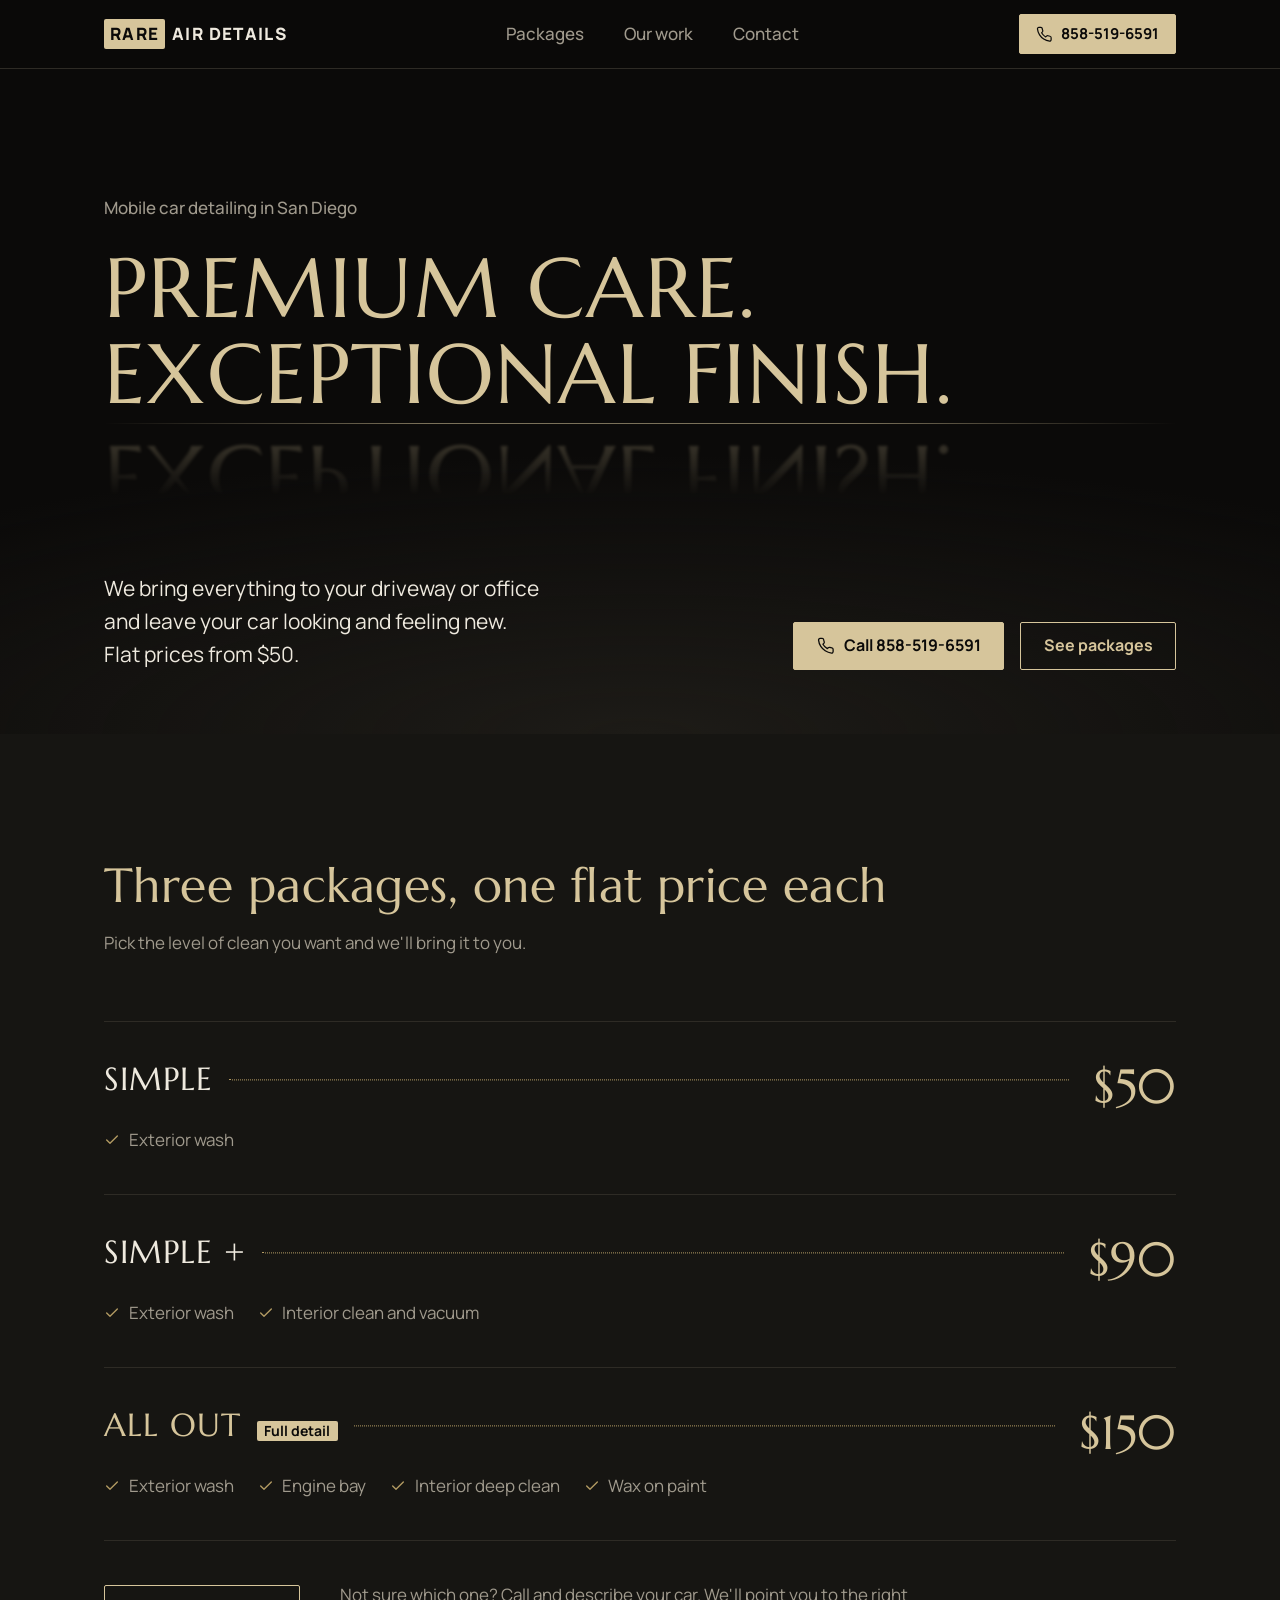
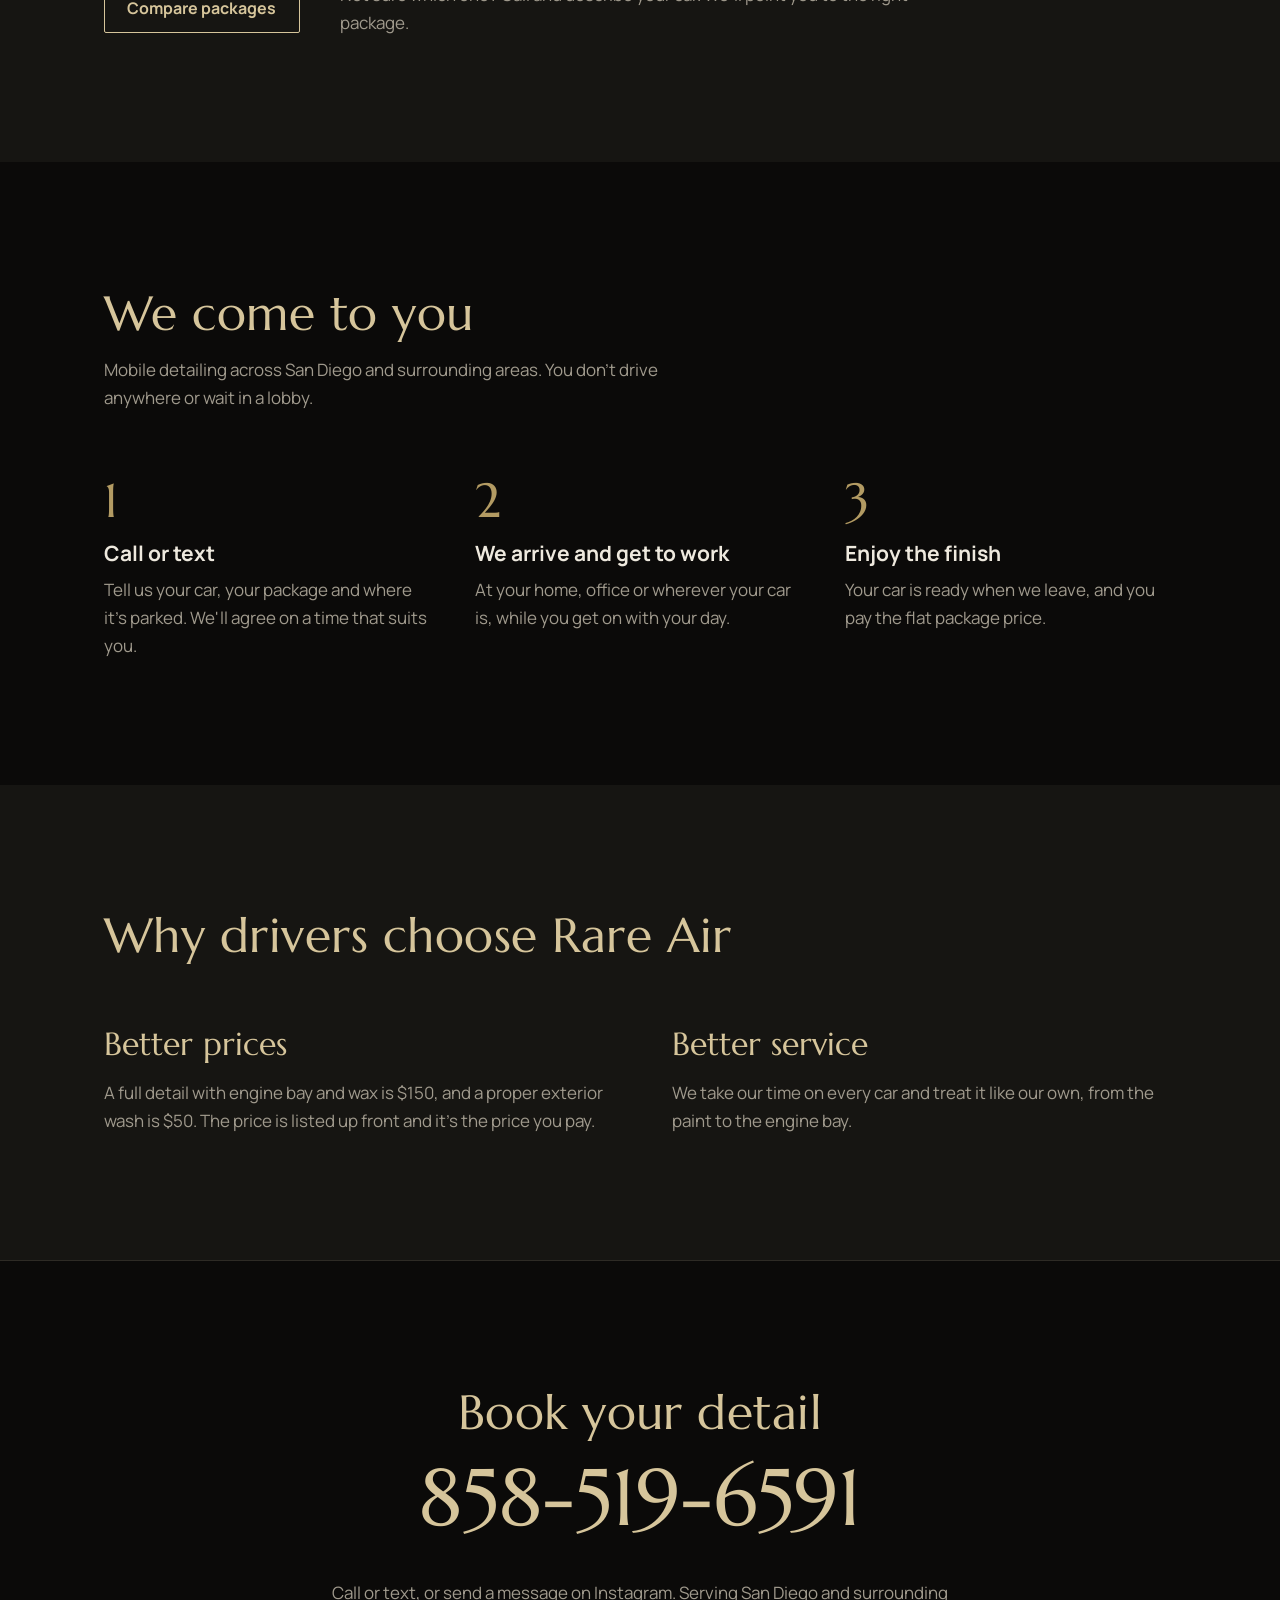
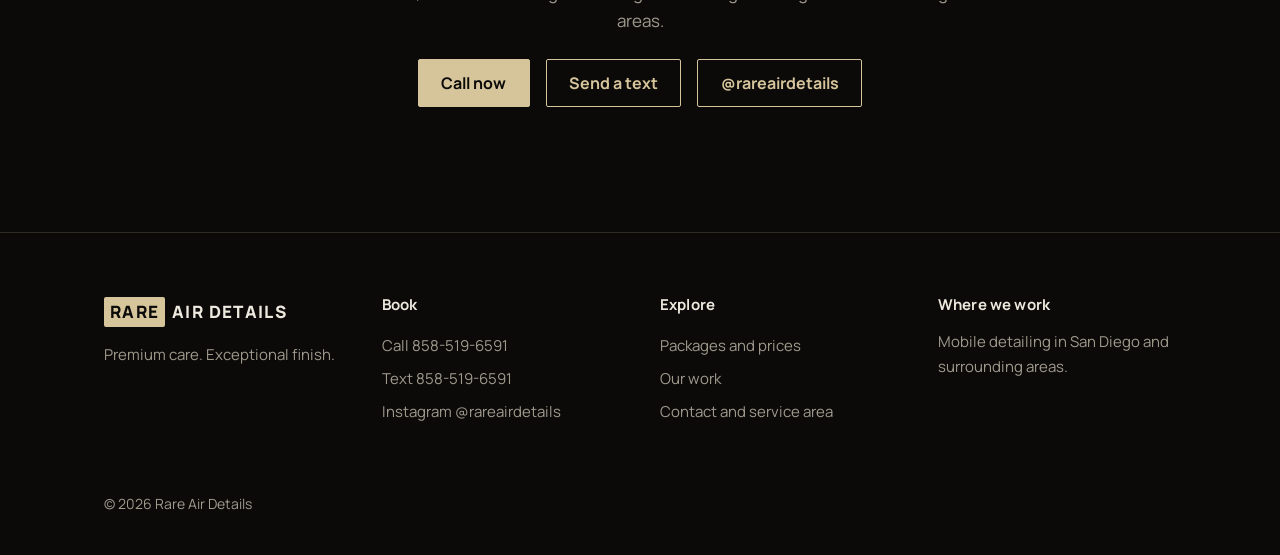
<file: site/index.html>
<!doctype html>
<html lang="en">
<head>
  <meta charset="utf-8">
  <meta name="viewport" content="width=device-width, initial-scale=1">
  <title>Rare Air Details | Mobile Car Detailing in San Diego</title>
  <meta name="description" content="Mobile car detailing across San Diego and surrounding areas. Flat-price packages from $50. Call or text 858-519-6591 to book.">
  <meta name="theme-color" content="#0B0A09">
  <meta property="og:type" content="website">
  <meta property="og:title" content="Rare Air Details | Mobile Car Detailing in San Diego">
  <meta property="og:description" content="Premium care. Exceptional finish. We come to you. Packages from $50.">
  <link rel="icon" href="favicon.svg" type="image/svg+xml">
  <link rel="preload" href="fonts/marcellus-latin.woff2" as="font" type="font/woff2" crossorigin>
  <link rel="stylesheet" href="css/styles.css">
  <script type="application/ld+json">
  {
    "@context": "https://schema.org",
    "@type": "AutoWash",
    "name": "Rare Air Details",
    "slogan": "Premium Care. Exceptional Finish.",
    "description": "Mobile car detailing in San Diego and surrounding areas.",
    "telephone": "+1-858-519-6591",
    "priceRange": "$50–$150",
    "areaServed": { "@type": "City", "name": "San Diego" },
    "sameAs": ["https://www.instagram.com/rareairdetails/"],
    "makesOffer": [
      { "@type": "Offer", "name": "Simple", "price": "50", "priceCurrency": "USD", "description": "Exterior wash" },
      { "@type": "Offer", "name": "Simple +", "price": "90", "priceCurrency": "USD", "description": "Exterior wash, interior clean and vacuum" },
      { "@type": "Offer", "name": "All Out", "price": "150", "priceCurrency": "USD", "description": "Exterior wash, engine bay, interior deep clean, wax on paint" }
    ]
  }
  </script>
</head>
<body>
  <a class="skip-link" href="#main">Skip to main content</a>

  <header class="site-header">
    <div class="wrap header-inner">
      <a class="wordmark" href="index.html" aria-label="Rare Air Details, home"><span class="wordmark-rare">RARE</span> AIR DETAILS</a>
      <nav class="site-nav" id="site-nav" aria-label="Main">
        <ul>
          <li><a href="packages.html">Packages</a></li>
          <li><a href="work.html">Our work</a></li>
          <li><a href="contact.html">Contact</a></li>
        </ul>
      </nav>
      <a class="btn btn-gold btn-small header-call" href="tel:+18585196591">
        <svg viewBox="0 0 24 24" fill="none" stroke="currentColor" stroke-width="1.75" stroke-linecap="round" stroke-linejoin="round" aria-hidden="true"><path d="M22 16.92v3a2 2 0 0 1-2.18 2 19.79 19.79 0 0 1-8.63-3.07 19.5 19.5 0 0 1-6-6 19.79 19.79 0 0 1-3.07-8.67A2 2 0 0 1 4.11 2h3a2 2 0 0 1 2 1.72 12.84 12.84 0 0 0 .7 2.81 2 2 0 0 1-.45 2.11L8.09 9.91a16 16 0 0 0 6 6l1.27-1.27a2 2 0 0 1 2.11-.45 12.84 12.84 0 0 0 2.81.7A2 2 0 0 1 22 16.92z"/></svg>
        858-519-6591
      </a>
      <button class="nav-toggle" type="button" aria-expanded="false" aria-controls="site-nav">
        <span class="visually-hidden">Menu</span>
        <svg viewBox="0 0 24 24" fill="none" stroke="currentColor" stroke-width="1.75" stroke-linecap="round" aria-hidden="true"><path d="M4 7h16M4 12h16M4 17h16"/></svg>
      </button>
    </div>
  </header>

  <main id="main">
    <section class="hero" aria-labelledby="hero-title">
      <div class="wrap">
        <p class="hero-kicker">Mobile car detailing in San Diego</p>
        <h1 class="hero-title" id="hero-title"><span>Premium care.</span> <span>Exceptional finish.</span></h1>
        <div class="hero-surface" aria-hidden="true"></div>
        <div class="hero-reflection" aria-hidden="true"><span>Premium care.</span><span>Exceptional finish.</span></div>
        <div class="hero-body">
          <p class="hero-lede">We bring everything to your driveway or office and leave your car looking and feeling new. Flat prices from $50.</p>
          <div class="hero-actions">
            <a class="btn btn-gold" href="tel:+18585196591">
              <svg viewBox="0 0 24 24" fill="none" stroke="currentColor" stroke-width="1.75" stroke-linecap="round" stroke-linejoin="round" aria-hidden="true"><path d="M22 16.92v3a2 2 0 0 1-2.18 2 19.79 19.79 0 0 1-8.63-3.07 19.5 19.5 0 0 1-6-6 19.79 19.79 0 0 1-3.07-8.67A2 2 0 0 1 4.11 2h3a2 2 0 0 1 2 1.72 12.84 12.84 0 0 0 .7 2.81 2 2 0 0 1-.45 2.11L8.09 9.91a16 16 0 0 0 6 6l1.27-1.27a2 2 0 0 1 2.11-.45 12.84 12.84 0 0 0 2.81.7A2 2 0 0 1 22 16.92z"/></svg>
              Call 858-519-6591
            </a>
            <a class="btn btn-line" href="packages.html">See packages</a>
          </div>
        </div>
      </div>
    </section>

    <section class="section section-alt" aria-labelledby="packages-title">
      <div class="wrap">
        <div class="section-head">
          <h2 id="packages-title">Three packages, one flat price each</h2>
          <p>Pick the level of clean you want and we'll bring it to you.</p>
        </div>
        <ul class="price-list">
          <li class="price-item">
            <h3 class="price-name">Simple</h3>
            <p class="price-amount">$50</p>
            <ul class="price-includes">
              <li><svg viewBox="0 0 24 24" fill="none" stroke="currentColor" stroke-width="2" stroke-linecap="round" stroke-linejoin="round" aria-hidden="true"><path d="M20 6 9 17l-5-5"/></svg>Exterior wash</li>
            </ul>
          </li>
          <li class="price-item">
            <h3 class="price-name">Simple +</h3>
            <p class="price-amount">$90</p>
            <ul class="price-includes">
              <li><svg viewBox="0 0 24 24" fill="none" stroke="currentColor" stroke-width="2" stroke-linecap="round" stroke-linejoin="round" aria-hidden="true"><path d="M20 6 9 17l-5-5"/></svg>Exterior wash</li>
              <li><svg viewBox="0 0 24 24" fill="none" stroke="currentColor" stroke-width="2" stroke-linecap="round" stroke-linejoin="round" aria-hidden="true"><path d="M20 6 9 17l-5-5"/></svg>Interior clean and vacuum</li>
            </ul>
          </li>
          <li class="price-item price-item-featured">
            <h3 class="price-name">All Out <span class="price-flag">Full detail</span></h3>
            <p class="price-amount">$150</p>
            <ul class="price-includes">
              <li><svg viewBox="0 0 24 24" fill="none" stroke="currentColor" stroke-width="2" stroke-linecap="round" stroke-linejoin="round" aria-hidden="true"><path d="M20 6 9 17l-5-5"/></svg>Exterior wash</li>
              <li><svg viewBox="0 0 24 24" fill="none" stroke="currentColor" stroke-width="2" stroke-linecap="round" stroke-linejoin="round" aria-hidden="true"><path d="M20 6 9 17l-5-5"/></svg>Engine bay</li>
              <li><svg viewBox="0 0 24 24" fill="none" stroke="currentColor" stroke-width="2" stroke-linecap="round" stroke-linejoin="round" aria-hidden="true"><path d="M20 6 9 17l-5-5"/></svg>Interior deep clean</li>
              <li><svg viewBox="0 0 24 24" fill="none" stroke="currentColor" stroke-width="2" stroke-linecap="round" stroke-linejoin="round" aria-hidden="true"><path d="M20 6 9 17l-5-5"/></svg>Wax on paint</li>
            </ul>
          </li>
        </ul>
        <div class="below-list">
          <a class="btn btn-line" href="packages.html">Compare packages</a>
          <p>Not sure which one? Call and describe your car. We'll point you to the right package.</p>
        </div>
      </div>
    </section>

    <section class="section" aria-labelledby="how-title">
      <div class="wrap">
        <div class="section-head">
          <h2 id="how-title">We come to you</h2>
          <p>Mobile detailing across San Diego and surrounding areas. You don't drive anywhere or wait in a lobby.</p>
        </div>
        <ol class="steps">
          <li class="step">
            <h3>Call or text</h3>
            <p>Tell us your car, your package and where it's parked. We'll agree on a time that suits you.</p>
          </li>
          <li class="step">
            <h3>We arrive and get to work</h3>
            <p>At your home, office or wherever your car is, while you get on with your day.</p>
          </li>
          <li class="step">
            <h3>Enjoy the finish</h3>
            <p>Your car is ready when we leave, and you pay the flat package price.</p>
          </li>
        </ol>
      </div>
    </section>

    <section class="section section-alt" aria-labelledby="why-title">
      <div class="wrap">
        <div class="section-head">
          <h2 id="why-title">Why drivers choose Rare Air</h2>
        </div>
        <div class="promises">
          <div class="promise">
            <h3>Better prices</h3>
            <p>A full detail with engine bay and wax is $150, and a proper exterior wash is $50. The price is listed up front and it's the price you pay.</p>
          </div>
          <div class="promise">
            <h3>Better service</h3>
            <p>We take our time on every car and treat it like our own, from the paint to the engine bay.</p>
          </div>
        </div>
      </div>
    </section>

    <section class="call-band" aria-labelledby="book-title">
      <div class="wrap">
        <h2 id="book-title">Book your detail</h2>
        <a class="call-number" href="tel:+18585196591">858-519-6591</a>
        <p>Call or text, or send a message on Instagram. Serving San Diego and surrounding areas.</p>
        <div class="call-actions">
          <a class="btn btn-gold" href="tel:+18585196591">Call now</a>
          <a class="btn btn-line" href="sms:+18585196591">Send a text</a>
          <a class="btn btn-line" href="https://www.instagram.com/rareairdetails/" rel="noopener">@rareairdetails</a>
        </div>
      </div>
    </section>
  </main>

  <footer class="site-footer">
    <div class="wrap">
      <div class="footer-grid">
        <div>
          <a class="wordmark" href="index.html" aria-label="Rare Air Details, home"><span class="wordmark-rare">RARE</span> AIR DETAILS</a>
          <p class="footer-tagline">Premium care. Exceptional finish.</p>
        </div>
        <div>
          <h2>Book</h2>
          <ul>
            <li><a href="tel:+18585196591">Call 858-519-6591</a></li>
            <li><a href="sms:+18585196591">Text 858-519-6591</a></li>
            <li><a href="https://www.instagram.com/rareairdetails/" rel="noopener">Instagram @rareairdetails</a></li>
          </ul>
        </div>
        <div>
          <h2>Explore</h2>
          <ul>
            <li><a href="packages.html">Packages and prices</a></li>
            <li><a href="work.html">Our work</a></li>
            <li><a href="contact.html">Contact and service area</a></li>
          </ul>
        </div>
        <div>
          <h2>Where we work</h2>
          <p>Mobile detailing in San Diego and surrounding areas.</p>
        </div>
      </div>
      <p class="footer-legal">&copy; <span data-year>2026</span> Rare Air Details</p>
    </div>
  </footer>

  <nav class="call-bar" aria-label="Quick contact">
    <a class="btn btn-gold" href="tel:+18585196591">Call</a>
    <a class="btn btn-line" href="sms:+18585196591">Text</a>
  </nav>

  <script src="js/main.js" defer></script>
</body>
</html>
</file>
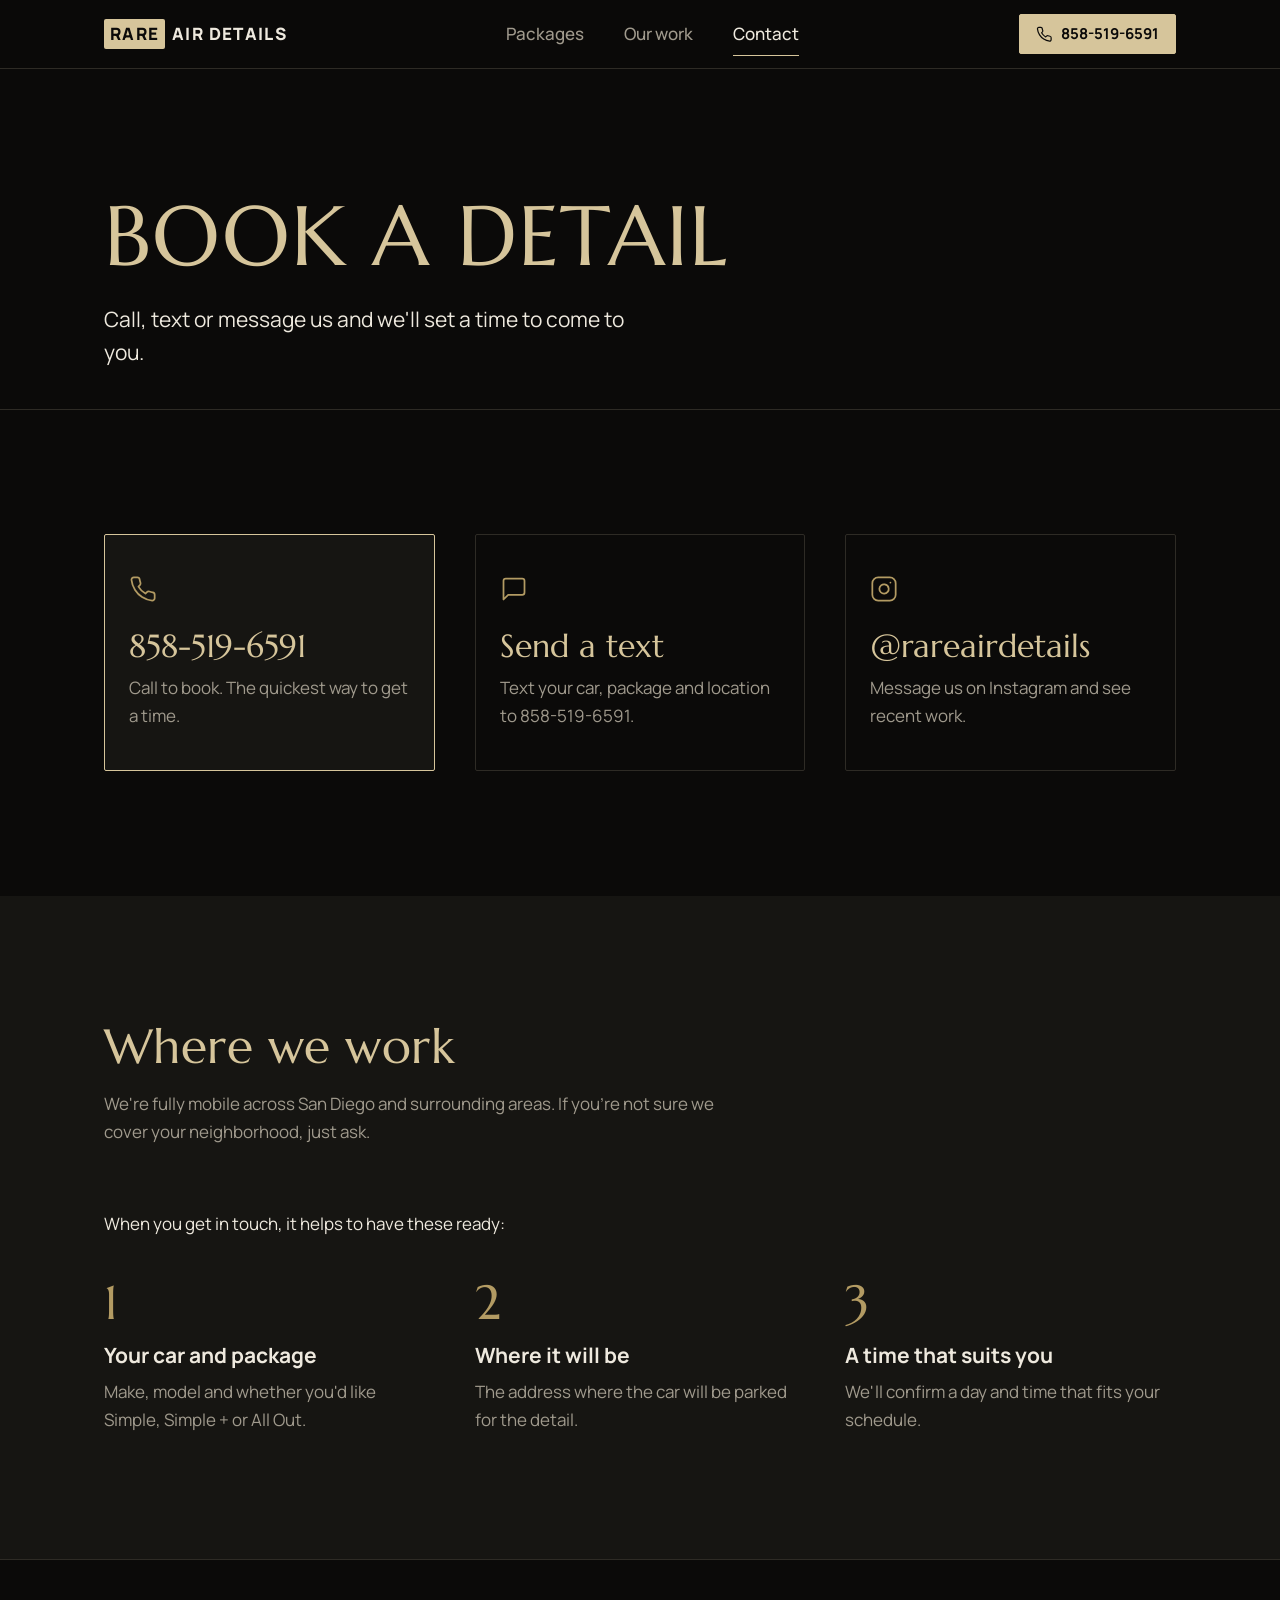
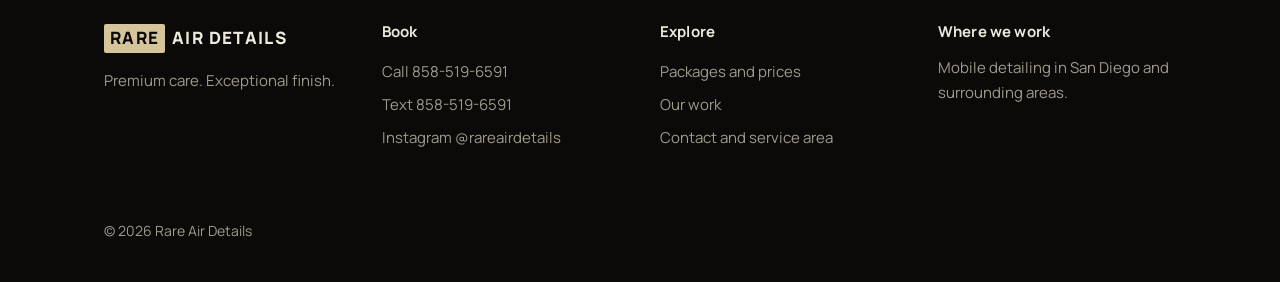
<file: site/contact.html>
<!doctype html>
<html lang="en">
<head>
  <meta charset="utf-8">
  <meta name="viewport" content="width=device-width, initial-scale=1">
  <title>Book a Detail | Rare Air Details</title>
  <meta name="description" content="Book mobile car detailing in San Diego. Call or text 858-519-6591 or message @rareairdetails on Instagram.">
  <meta name="theme-color" content="#0B0A09">
  <link rel="icon" href="favicon.svg" type="image/svg+xml">
  <link rel="preload" href="fonts/marcellus-latin.woff2" as="font" type="font/woff2" crossorigin>
  <link rel="stylesheet" href="css/styles.css">
</head>
<body>
  <a class="skip-link" href="#main">Skip to main content</a>

  <header class="site-header">
    <div class="wrap header-inner">
      <a class="wordmark" href="index.html" aria-label="Rare Air Details, home"><span class="wordmark-rare">RARE</span> AIR DETAILS</a>
      <nav class="site-nav" id="site-nav" aria-label="Main">
        <ul>
          <li><a href="packages.html">Packages</a></li>
          <li><a href="work.html">Our work</a></li>
          <li><a href="contact.html" aria-current="page">Contact</a></li>
        </ul>
      </nav>
      <a class="btn btn-gold btn-small header-call" href="tel:+18585196591">
        <svg viewBox="0 0 24 24" fill="none" stroke="currentColor" stroke-width="1.75" stroke-linecap="round" stroke-linejoin="round" aria-hidden="true"><path d="M22 16.92v3a2 2 0 0 1-2.18 2 19.79 19.79 0 0 1-8.63-3.07 19.5 19.5 0 0 1-6-6 19.79 19.79 0 0 1-3.07-8.67A2 2 0 0 1 4.11 2h3a2 2 0 0 1 2 1.72 12.84 12.84 0 0 0 .7 2.81 2 2 0 0 1-.45 2.11L8.09 9.91a16 16 0 0 0 6 6l1.27-1.27a2 2 0 0 1 2.11-.45 12.84 12.84 0 0 0 2.81.7A2 2 0 0 1 22 16.92z"/></svg>
        858-519-6591
      </a>
      <button class="nav-toggle" type="button" aria-expanded="false" aria-controls="site-nav">
        <span class="visually-hidden">Menu</span>
        <svg viewBox="0 0 24 24" fill="none" stroke="currentColor" stroke-width="1.75" stroke-linecap="round" aria-hidden="true"><path d="M4 7h16M4 12h16M4 17h16"/></svg>
      </button>
    </div>
  </header>

  <main id="main">
    <section class="page-hero" aria-labelledby="page-title">
      <div class="wrap">
        <h1 id="page-title">Book a detail</h1>
        <p>Call, text or message us and we'll set a time to come to you.</p>
      </div>
    </section>

    <section class="section" aria-labelledby="ways-title">
      <div class="wrap">
        <h2 id="ways-title" class="visually-hidden">Ways to reach us</h2>
        <div class="contact-grid">
          <a class="contact-way contact-way-primary" href="tel:+18585196591">
            <svg viewBox="0 0 24 24" fill="none" stroke="currentColor" stroke-width="1.5" stroke-linecap="round" stroke-linejoin="round" aria-hidden="true"><path d="M22 16.92v3a2 2 0 0 1-2.18 2 19.79 19.79 0 0 1-8.63-3.07 19.5 19.5 0 0 1-6-6 19.79 19.79 0 0 1-3.07-8.67A2 2 0 0 1 4.11 2h3a2 2 0 0 1 2 1.72 12.84 12.84 0 0 0 .7 2.81 2 2 0 0 1-.45 2.11L8.09 9.91a16 16 0 0 0 6 6l1.27-1.27a2 2 0 0 1 2.11-.45 12.84 12.84 0 0 0 2.81.7A2 2 0 0 1 22 16.92z"/></svg>
            <strong>858-519-6591</strong>
            <span>Call to book. The quickest way to get a time.</span>
          </a>
          <a class="contact-way" href="sms:+18585196591">
            <svg viewBox="0 0 24 24" fill="none" stroke="currentColor" stroke-width="1.5" stroke-linecap="round" stroke-linejoin="round" aria-hidden="true"><path d="M21 15a2 2 0 0 1-2 2H7l-4 4V5a2 2 0 0 1 2-2h14a2 2 0 0 1 2 2z"/></svg>
            <strong>Send a text</strong>
            <span>Text your car, package and location to 858-519-6591.</span>
          </a>
          <a class="contact-way" href="https://www.instagram.com/rareairdetails/" rel="noopener">
            <svg viewBox="0 0 24 24" fill="none" stroke="currentColor" stroke-width="1.5" stroke-linecap="round" stroke-linejoin="round" aria-hidden="true"><rect x="2" y="2" width="20" height="20" rx="5"/><path d="M16 11.37A4 4 0 1 1 12.63 8 4 4 0 0 1 16 11.37z"/><path d="M17.5 6.5h.01"/></svg>
            <strong>@rareairdetails</strong>
            <span>Message us on Instagram and see recent work.</span>
          </a>
        </div>
      </div>
    </section>

    <section class="section section-alt" aria-labelledby="area-title">
      <div class="wrap">
        <div class="section-head">
          <h2 id="area-title">Where we work</h2>
          <p>We're fully mobile across San Diego and surrounding areas. If you're not sure we cover your neighborhood, just ask.</p>
        </div>
        <p class="steps-intro">When you get in touch, it helps to have these ready:</p>
        <ol class="steps">
          <li class="step">
            <h3>Your car and package</h3>
            <p>Make, model and whether you'd like Simple, Simple + or All Out.</p>
          </li>
          <li class="step">
            <h3>Where it will be</h3>
            <p>The address where the car will be parked for the detail.</p>
          </li>
          <li class="step">
            <h3>A time that suits you</h3>
            <p>We'll confirm a day and time that fits your schedule.</p>
          </li>
        </ol>
      </div>
    </section>
  </main>

  <footer class="site-footer">
    <div class="wrap">
      <div class="footer-grid">
        <div>
          <a class="wordmark" href="index.html" aria-label="Rare Air Details, home"><span class="wordmark-rare">RARE</span> AIR DETAILS</a>
          <p class="footer-tagline">Premium care. Exceptional finish.</p>
        </div>
        <div>
          <h2>Book</h2>
          <ul>
            <li><a href="tel:+18585196591">Call 858-519-6591</a></li>
            <li><a href="sms:+18585196591">Text 858-519-6591</a></li>
            <li><a href="https://www.instagram.com/rareairdetails/" rel="noopener">Instagram @rareairdetails</a></li>
          </ul>
        </div>
        <div>
          <h2>Explore</h2>
          <ul>
            <li><a href="packages.html">Packages and prices</a></li>
            <li><a href="work.html">Our work</a></li>
            <li><a href="contact.html">Contact and service area</a></li>
          </ul>
        </div>
        <div>
          <h2>Where we work</h2>
          <p>Mobile detailing in San Diego and surrounding areas.</p>
        </div>
      </div>
      <p class="footer-legal">&copy; <span data-year>2026</span> Rare Air Details</p>
    </div>
  </footer>

  <nav class="call-bar" aria-label="Quick contact">
    <a class="btn btn-gold" href="tel:+18585196591">Call</a>
    <a class="btn btn-line" href="sms:+18585196591">Text</a>
  </nav>

  <script src="js/main.js" defer></script>
</body>
</html>
</file>
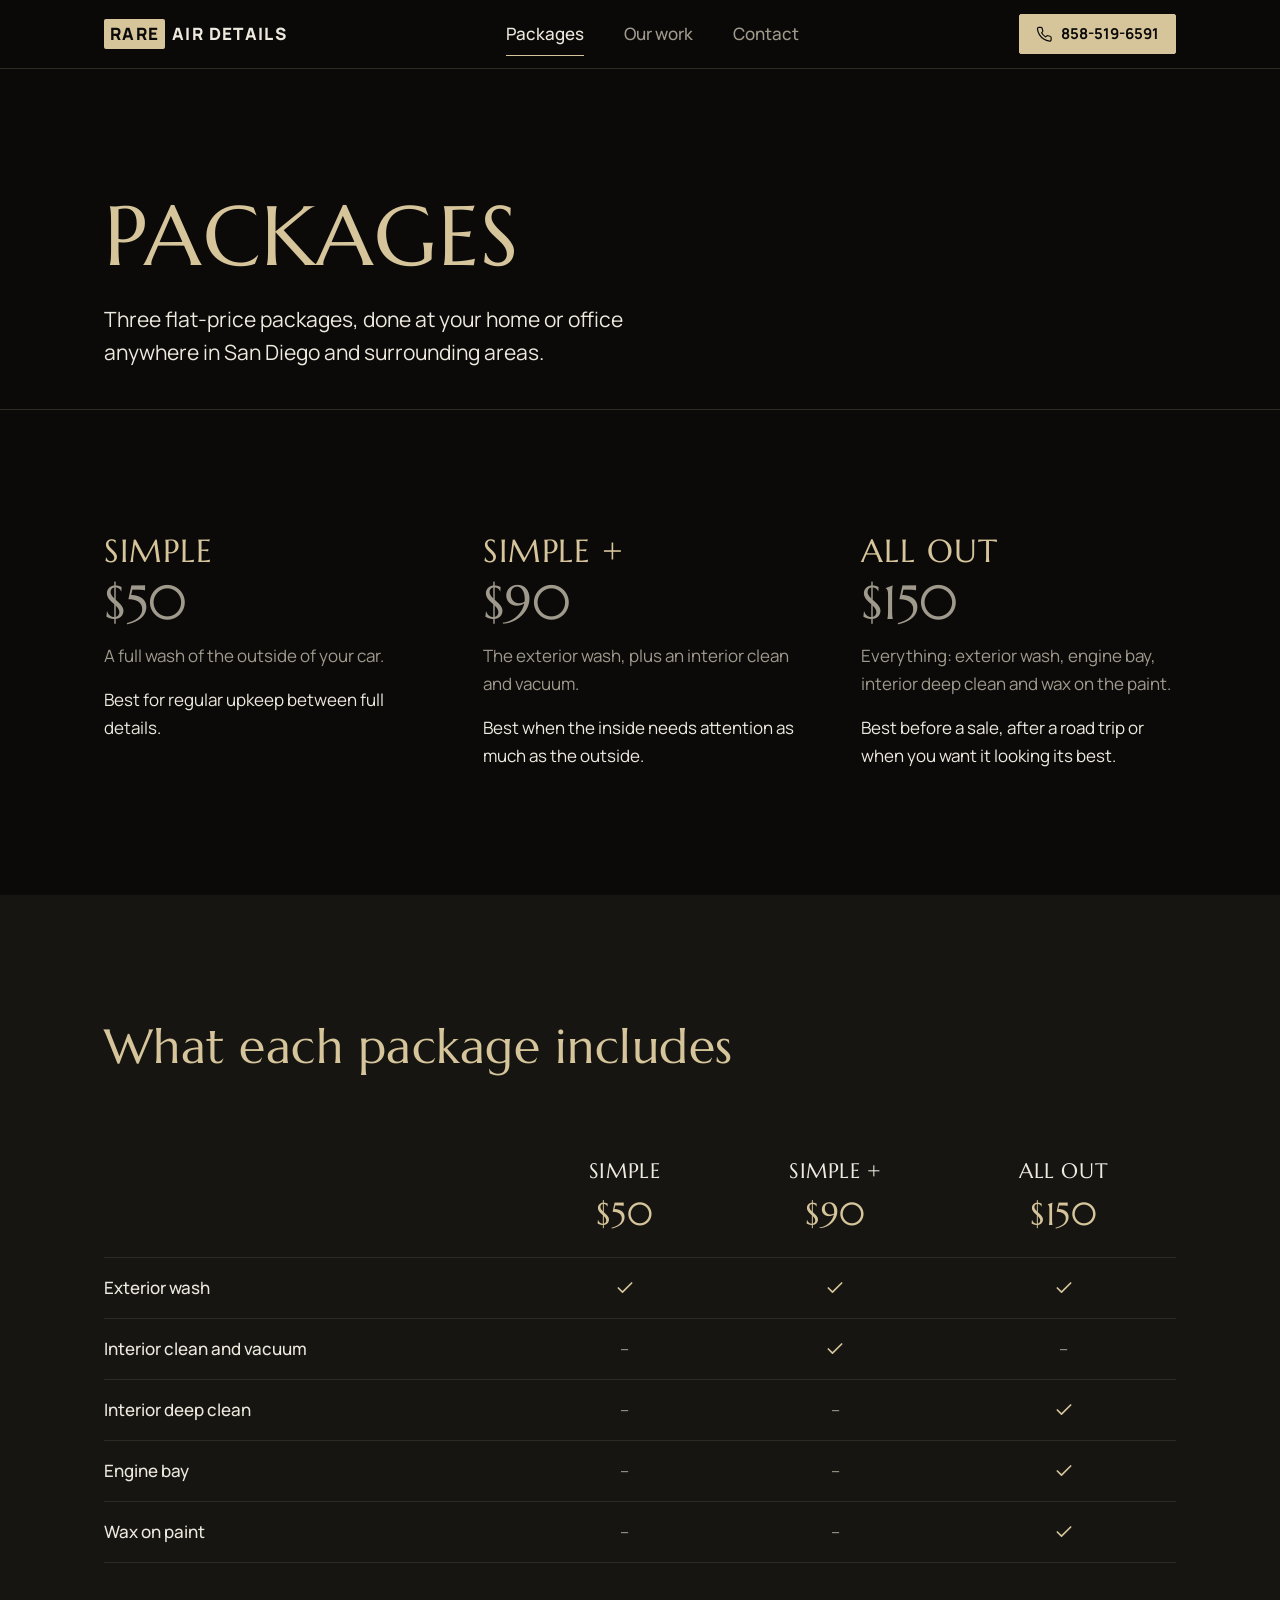
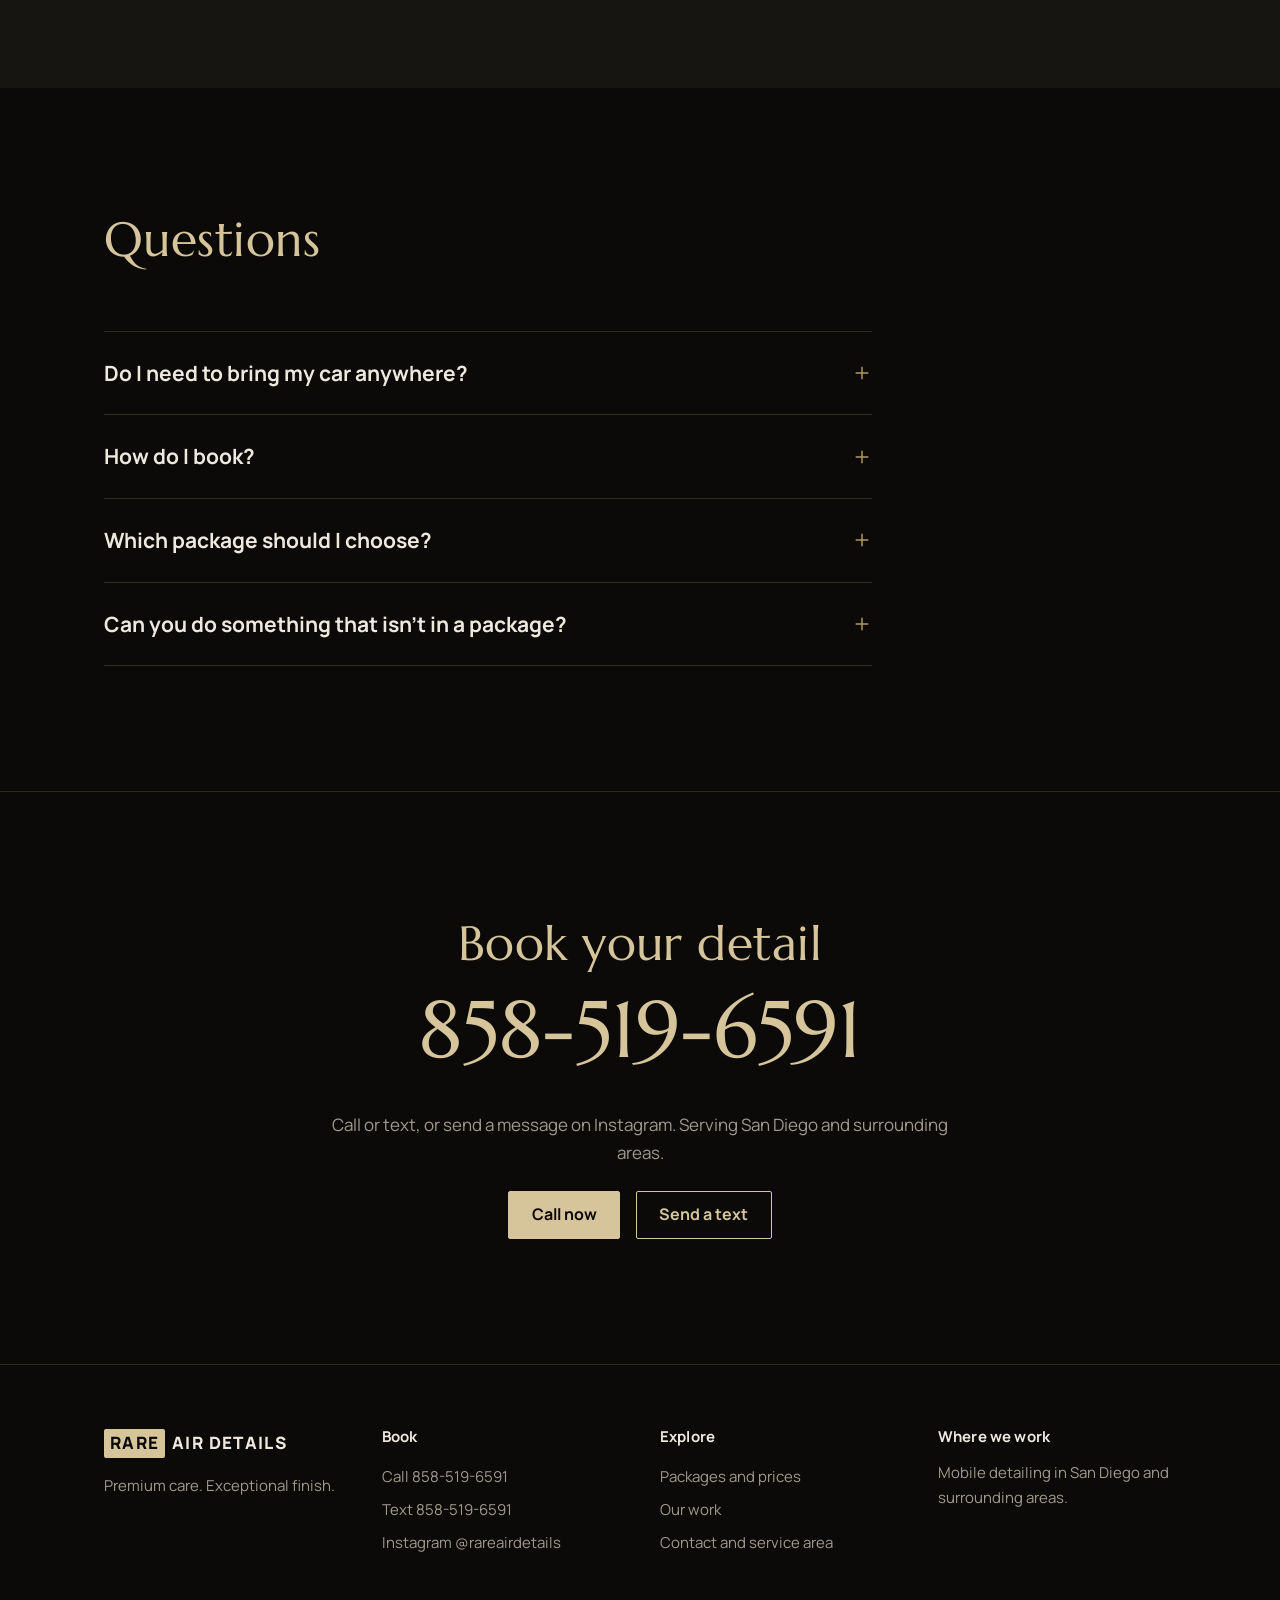
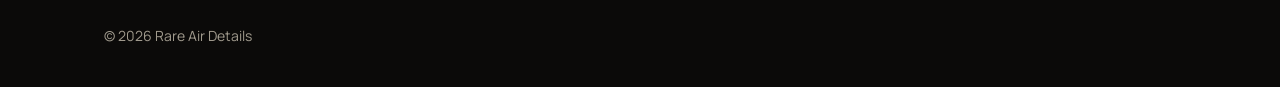
<file: site/packages.html>
<!doctype html>
<html lang="en">
<head>
  <meta charset="utf-8">
  <meta name="viewport" content="width=device-width, initial-scale=1">
  <title>Packages and Prices | Rare Air Details</title>
  <meta name="description" content="Mobile detailing packages in San Diego: Simple $50, Simple + $90, All Out $150. Call or text 858-519-6591.">
  <meta name="theme-color" content="#0B0A09">
  <link rel="icon" href="favicon.svg" type="image/svg+xml">
  <link rel="preload" href="fonts/marcellus-latin.woff2" as="font" type="font/woff2" crossorigin>
  <link rel="stylesheet" href="css/styles.css">
</head>
<body>
  <a class="skip-link" href="#main">Skip to main content</a>

  <header class="site-header">
    <div class="wrap header-inner">
      <a class="wordmark" href="index.html" aria-label="Rare Air Details, home"><span class="wordmark-rare">RARE</span> AIR DETAILS</a>
      <nav class="site-nav" id="site-nav" aria-label="Main">
        <ul>
          <li><a href="packages.html" aria-current="page">Packages</a></li>
          <li><a href="work.html">Our work</a></li>
          <li><a href="contact.html">Contact</a></li>
        </ul>
      </nav>
      <a class="btn btn-gold btn-small header-call" href="tel:+18585196591">
        <svg viewBox="0 0 24 24" fill="none" stroke="currentColor" stroke-width="1.75" stroke-linecap="round" stroke-linejoin="round" aria-hidden="true"><path d="M22 16.92v3a2 2 0 0 1-2.18 2 19.79 19.79 0 0 1-8.63-3.07 19.5 19.5 0 0 1-6-6 19.79 19.79 0 0 1-3.07-8.67A2 2 0 0 1 4.11 2h3a2 2 0 0 1 2 1.72 12.84 12.84 0 0 0 .7 2.81 2 2 0 0 1-.45 2.11L8.09 9.91a16 16 0 0 0 6 6l1.27-1.27a2 2 0 0 1 2.11-.45 12.84 12.84 0 0 0 2.81.7A2 2 0 0 1 22 16.92z"/></svg>
        858-519-6591
      </a>
      <button class="nav-toggle" type="button" aria-expanded="false" aria-controls="site-nav">
        <span class="visually-hidden">Menu</span>
        <svg viewBox="0 0 24 24" fill="none" stroke="currentColor" stroke-width="1.75" stroke-linecap="round" aria-hidden="true"><path d="M4 7h16M4 12h16M4 17h16"/></svg>
      </button>
    </div>
  </header>

  <main id="main">
    <section class="page-hero" aria-labelledby="page-title">
      <div class="wrap">
        <h1 id="page-title">Packages</h1>
        <p>Three flat-price packages, done at your home or office anywhere in San Diego and surrounding areas.</p>
      </div>
    </section>

    <section class="section" aria-labelledby="choose-title">
      <div class="wrap">
        <h2 id="choose-title" class="visually-hidden">Choose a package</h2>
        <div class="package-grid">
          <article class="package">
            <h3>Simple</h3>
            <p class="price-amount">$50</p>
            <p>A full wash of the outside of your car.</p>
            <p class="for">Best for regular upkeep between full details.</p>
          </article>
          <article class="package">
            <h3>Simple +</h3>
            <p class="price-amount">$90</p>
            <p>The exterior wash, plus an interior clean and vacuum.</p>
            <p class="for">Best when the inside needs attention as much as the outside.</p>
          </article>
          <article class="package">
            <h3>All Out</h3>
            <p class="price-amount">$150</p>
            <p>Everything: exterior wash, engine bay, interior deep clean and wax on the paint.</p>
            <p class="for">Best before a sale, after a road trip or when you want it looking its best.</p>
          </article>
        </div>
      </div>
    </section>

    <section class="section section-alt" aria-labelledby="compare-title">
      <div class="wrap">
        <div class="section-head">
          <h2 id="compare-title">What each package includes</h2>
        </div>
        <div class="table-scroll" role="region" aria-labelledby="compare-title" tabindex="0">
          <table class="compare">
            <thead>
              <tr>
                <th scope="col"><span class="visually-hidden">Service</span></th>
                <th scope="col">Simple <span>$50</span></th>
                <th scope="col">Simple + <span>$90</span></th>
                <th scope="col">All Out <span>$150</span></th>
              </tr>
            </thead>
            <tbody>
              <tr><th scope="row">Exterior wash</th><td><svg viewBox="0 0 24 24" fill="none" stroke="currentColor" stroke-width="2" stroke-linecap="round" stroke-linejoin="round" aria-hidden="true"><path d="M20 6 9 17l-5-5"/></svg><span class="visually-hidden">Included</span></td><td><svg viewBox="0 0 24 24" fill="none" stroke="currentColor" stroke-width="2" stroke-linecap="round" stroke-linejoin="round" aria-hidden="true"><path d="M20 6 9 17l-5-5"/></svg><span class="visually-hidden">Included</span></td><td><svg viewBox="0 0 24 24" fill="none" stroke="currentColor" stroke-width="2" stroke-linecap="round" stroke-linejoin="round" aria-hidden="true"><path d="M20 6 9 17l-5-5"/></svg><span class="visually-hidden">Included</span></td></tr>
              <tr><th scope="row">Interior clean and vacuum</th><td class="no"><span aria-hidden="true">&ndash;</span><span class="visually-hidden">Not included</span></td><td><svg viewBox="0 0 24 24" fill="none" stroke="currentColor" stroke-width="2" stroke-linecap="round" stroke-linejoin="round" aria-hidden="true"><path d="M20 6 9 17l-5-5"/></svg><span class="visually-hidden">Included</span></td><td class="no"><span aria-hidden="true">&ndash;</span><span class="visually-hidden">Not included</span></td></tr>
              <tr><th scope="row">Interior deep clean</th><td class="no"><span aria-hidden="true">&ndash;</span><span class="visually-hidden">Not included</span></td><td class="no"><span aria-hidden="true">&ndash;</span><span class="visually-hidden">Not included</span></td><td><svg viewBox="0 0 24 24" fill="none" stroke="currentColor" stroke-width="2" stroke-linecap="round" stroke-linejoin="round" aria-hidden="true"><path d="M20 6 9 17l-5-5"/></svg><span class="visually-hidden">Included</span></td></tr>
              <tr><th scope="row">Engine bay</th><td class="no"><span aria-hidden="true">&ndash;</span><span class="visually-hidden">Not included</span></td><td class="no"><span aria-hidden="true">&ndash;</span><span class="visually-hidden">Not included</span></td><td><svg viewBox="0 0 24 24" fill="none" stroke="currentColor" stroke-width="2" stroke-linecap="round" stroke-linejoin="round" aria-hidden="true"><path d="M20 6 9 17l-5-5"/></svg><span class="visually-hidden">Included</span></td></tr>
              <tr><th scope="row">Wax on paint</th><td class="no"><span aria-hidden="true">&ndash;</span><span class="visually-hidden">Not included</span></td><td class="no"><span aria-hidden="true">&ndash;</span><span class="visually-hidden">Not included</span></td><td><svg viewBox="0 0 24 24" fill="none" stroke="currentColor" stroke-width="2" stroke-linecap="round" stroke-linejoin="round" aria-hidden="true"><path d="M20 6 9 17l-5-5"/></svg><span class="visually-hidden">Included</span></td></tr>
            </tbody>
          </table>
        </div>
      </div>
    </section>

    <section class="section" aria-labelledby="faq-title">
      <div class="wrap">
        <div class="section-head">
          <h2 id="faq-title">Questions</h2>
        </div>
        <div class="faq">
          <details>
            <summary>Do I need to bring my car anywhere?<svg viewBox="0 0 24 24" fill="none" stroke="currentColor" stroke-width="1.75" stroke-linecap="round" aria-hidden="true"><path d="M12 5v14M5 12h14"/></svg></summary>
            <p>No. Rare Air Details is fully mobile. We come to your home, office or wherever your car is parked in San Diego and surrounding areas.</p>
          </details>
          <details>
            <summary>How do I book?<svg viewBox="0 0 24 24" fill="none" stroke="currentColor" stroke-width="1.75" stroke-linecap="round" aria-hidden="true"><path d="M12 5v14M5 12h14"/></svg></summary>
            <p>Call or text 858-519-6591, or send a message to @rareairdetails on Instagram. Tell us your car, the package you want and where it will be, and we'll set a time.</p>
          </details>
          <details>
            <summary>Which package should I choose?<svg viewBox="0 0 24 24" fill="none" stroke="currentColor" stroke-width="1.75" stroke-linecap="round" aria-hidden="true"><path d="M12 5v14M5 12h14"/></svg></summary>
            <p>Simple keeps a well-kept car clean. Simple + is for when the inside needs work too. All Out is the complete detail, including the engine bay and a coat of wax. If you're unsure, call and describe your car and we'll recommend one.</p>
          </details>
          <details>
            <summary>Can you do something that isn't in a package?<svg viewBox="0 0 24 24" fill="none" stroke="currentColor" stroke-width="1.75" stroke-linecap="round" aria-hidden="true"><path d="M12 5v14M5 12h14"/></svg></summary>
            <p>Call or text and tell us what you need. We'll talk through what's possible and the price with you.</p>
          </details>
        </div>
      </div>
    </section>

    <section class="call-band" aria-labelledby="book-title">
      <div class="wrap">
        <h2 id="book-title">Book your detail</h2>
        <a class="call-number" href="tel:+18585196591">858-519-6591</a>
        <p>Call or text, or send a message on Instagram. Serving San Diego and surrounding areas.</p>
        <div class="call-actions">
          <a class="btn btn-gold" href="tel:+18585196591">Call now</a>
          <a class="btn btn-line" href="sms:+18585196591">Send a text</a>
        </div>
      </div>
    </section>
  </main>

  <footer class="site-footer">
    <div class="wrap">
      <div class="footer-grid">
        <div>
          <a class="wordmark" href="index.html" aria-label="Rare Air Details, home"><span class="wordmark-rare">RARE</span> AIR DETAILS</a>
          <p class="footer-tagline">Premium care. Exceptional finish.</p>
        </div>
        <div>
          <h2>Book</h2>
          <ul>
            <li><a href="tel:+18585196591">Call 858-519-6591</a></li>
            <li><a href="sms:+18585196591">Text 858-519-6591</a></li>
            <li><a href="https://www.instagram.com/rareairdetails/" rel="noopener">Instagram @rareairdetails</a></li>
          </ul>
        </div>
        <div>
          <h2>Explore</h2>
          <ul>
            <li><a href="packages.html">Packages and prices</a></li>
            <li><a href="work.html">Our work</a></li>
            <li><a href="contact.html">Contact and service area</a></li>
          </ul>
        </div>
        <div>
          <h2>Where we work</h2>
          <p>Mobile detailing in San Diego and surrounding areas.</p>
        </div>
      </div>
      <p class="footer-legal">&copy; <span data-year>2026</span> Rare Air Details</p>
    </div>
  </footer>

  <nav class="call-bar" aria-label="Quick contact">
    <a class="btn btn-gold" href="tel:+18585196591">Call</a>
    <a class="btn btn-line" href="sms:+18585196591">Text</a>
  </nav>

  <script src="js/main.js" defer></script>
</body>
</html>
</file>
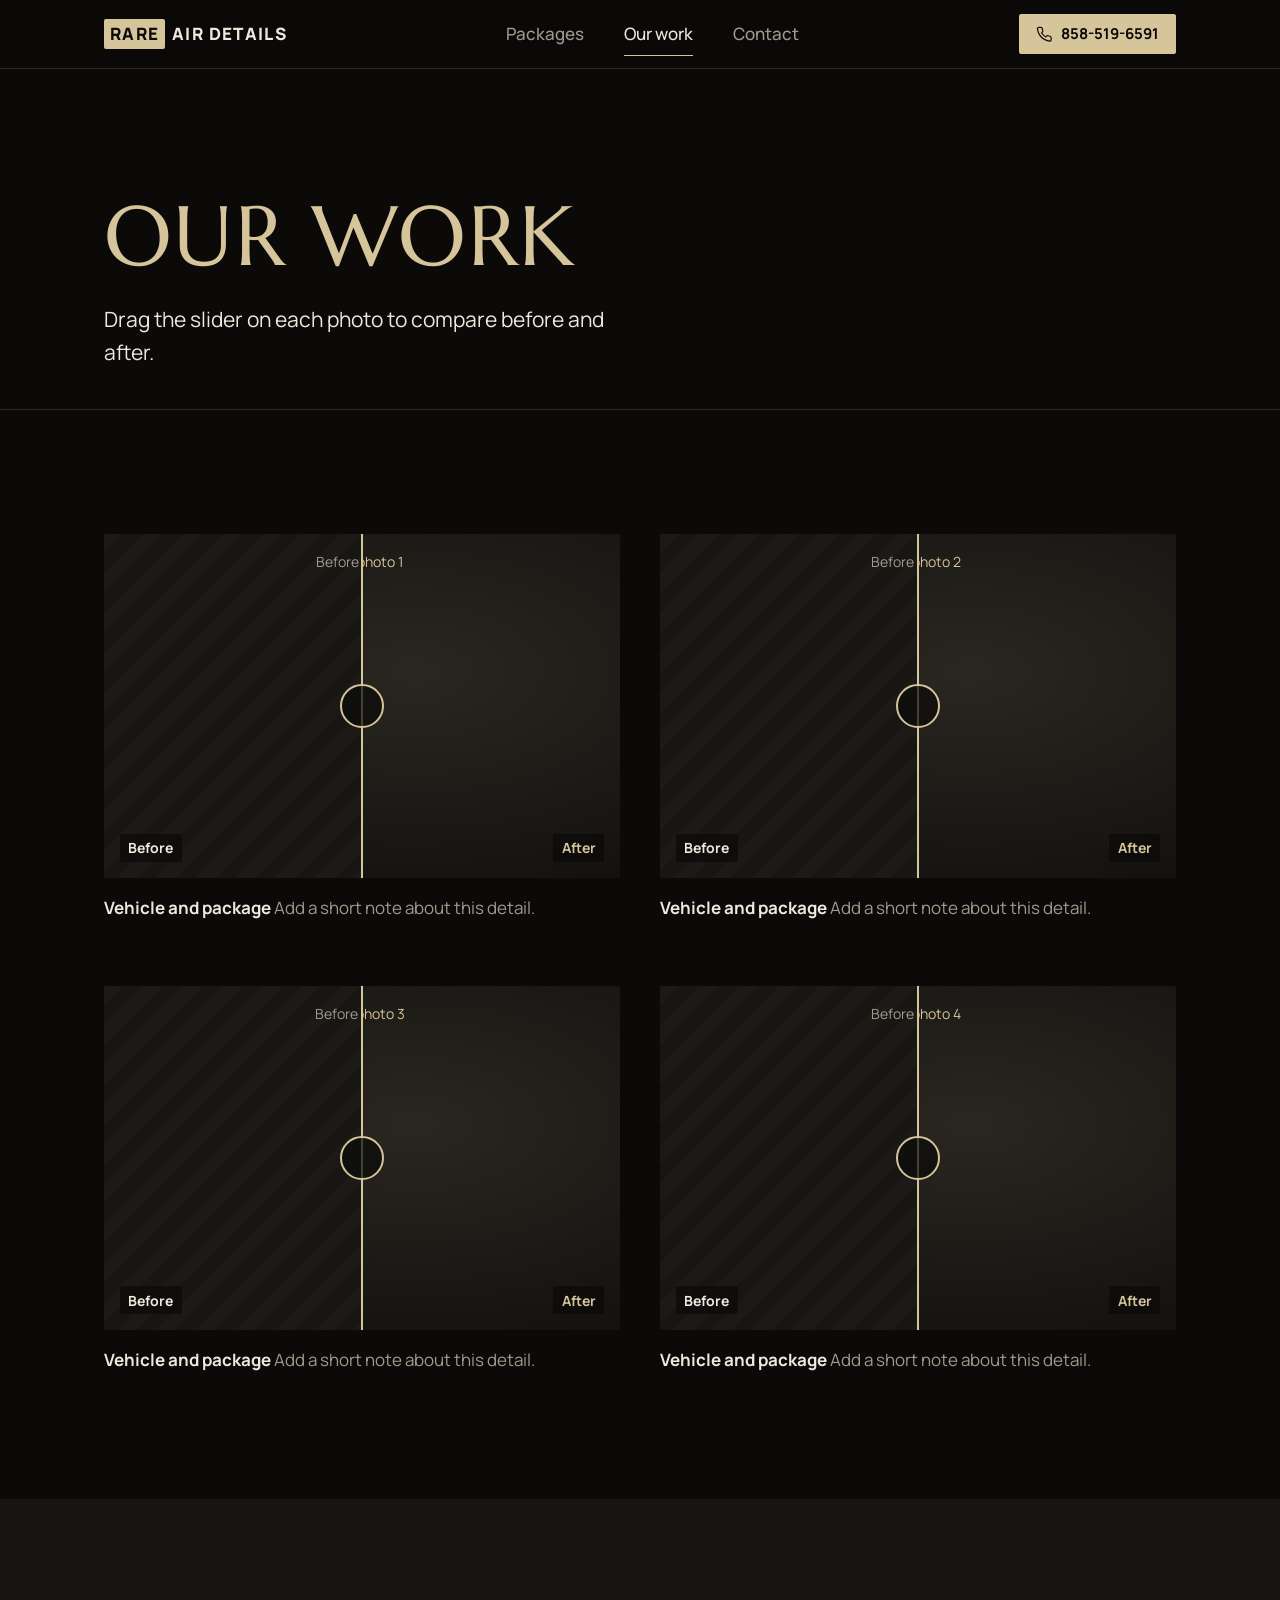
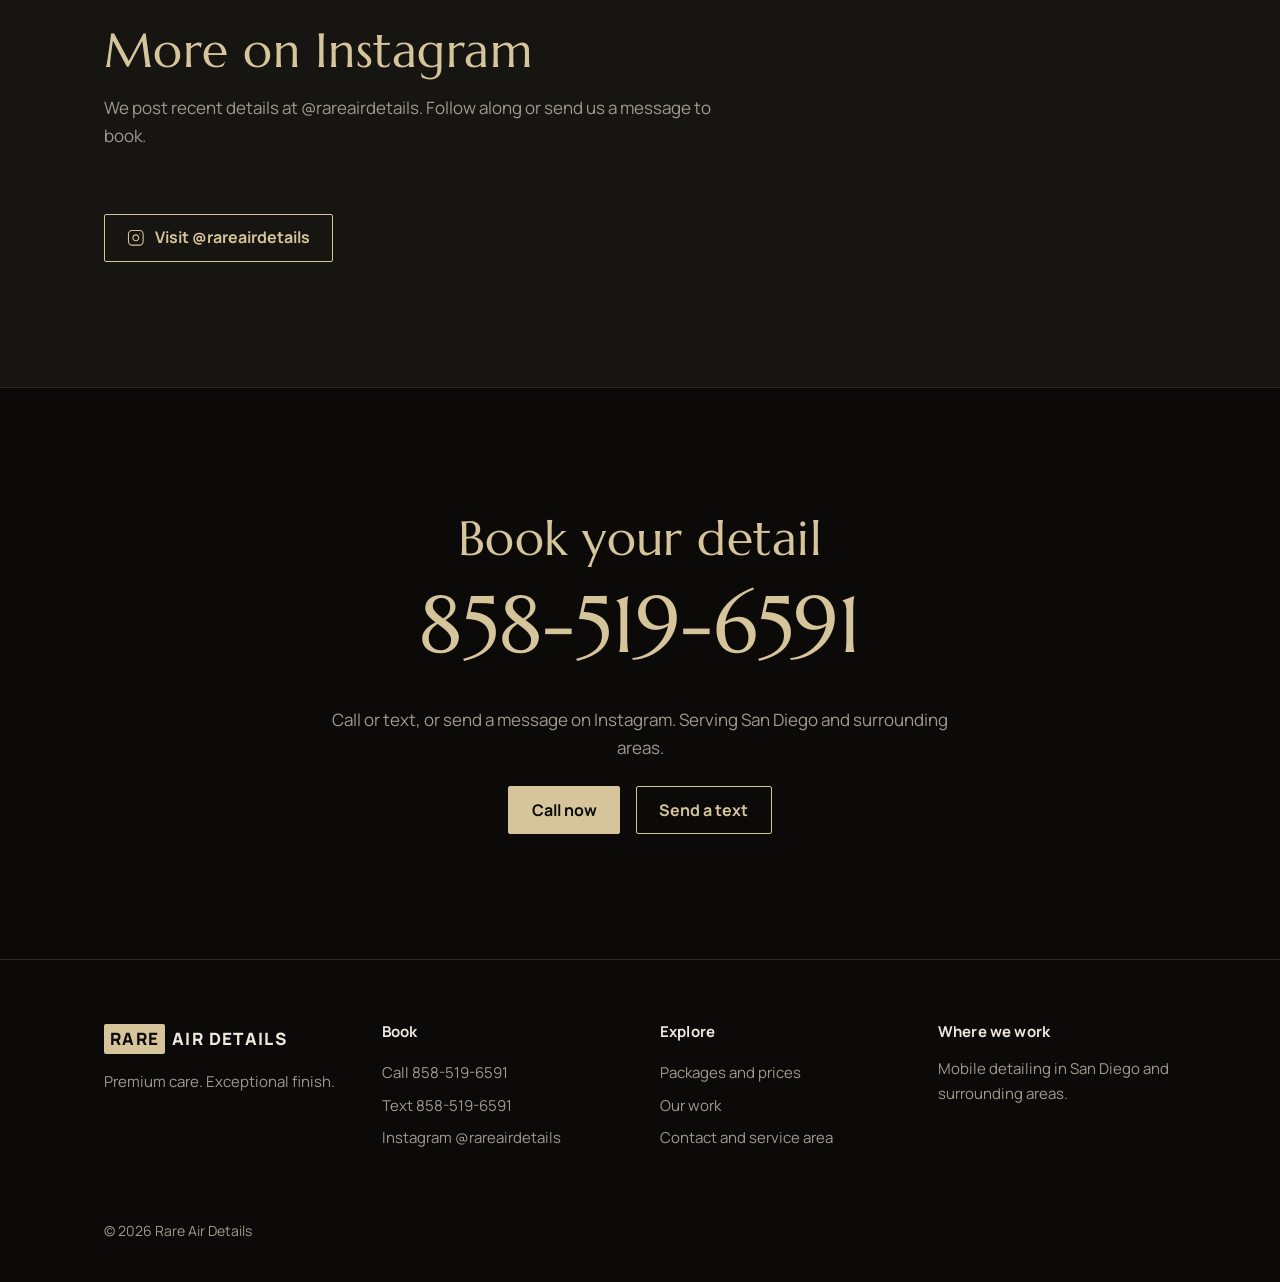
<file: site/work.html>
<!doctype html>
<html lang="en">
<head>
  <meta charset="utf-8">
  <meta name="viewport" content="width=device-width, initial-scale=1">
  <title>Our Work | Rare Air Details</title>
  <meta name="description" content="Before and after photos of mobile car details by Rare Air Details in San Diego.">
  <meta name="theme-color" content="#0B0A09">
  <link rel="icon" href="favicon.svg" type="image/svg+xml">
  <link rel="preload" href="fonts/marcellus-latin.woff2" as="font" type="font/woff2" crossorigin>
  <link rel="stylesheet" href="css/styles.css">
</head>
<body>
  <a class="skip-link" href="#main">Skip to main content</a>

  <header class="site-header">
    <div class="wrap header-inner">
      <a class="wordmark" href="index.html" aria-label="Rare Air Details, home"><span class="wordmark-rare">RARE</span> AIR DETAILS</a>
      <nav class="site-nav" id="site-nav" aria-label="Main">
        <ul>
          <li><a href="packages.html">Packages</a></li>
          <li><a href="work.html" aria-current="page">Our work</a></li>
          <li><a href="contact.html">Contact</a></li>
        </ul>
      </nav>
      <a class="btn btn-gold btn-small header-call" href="tel:+18585196591">
        <svg viewBox="0 0 24 24" fill="none" stroke="currentColor" stroke-width="1.75" stroke-linecap="round" stroke-linejoin="round" aria-hidden="true"><path d="M22 16.92v3a2 2 0 0 1-2.18 2 19.79 19.79 0 0 1-8.63-3.07 19.5 19.5 0 0 1-6-6 19.79 19.79 0 0 1-3.07-8.67A2 2 0 0 1 4.11 2h3a2 2 0 0 1 2 1.72 12.84 12.84 0 0 0 .7 2.81 2 2 0 0 1-.45 2.11L8.09 9.91a16 16 0 0 0 6 6l1.27-1.27a2 2 0 0 1 2.11-.45 12.84 12.84 0 0 0 2.81.7A2 2 0 0 1 22 16.92z"/></svg>
        858-519-6591
      </a>
      <button class="nav-toggle" type="button" aria-expanded="false" aria-controls="site-nav">
        <span class="visually-hidden">Menu</span>
        <svg viewBox="0 0 24 24" fill="none" stroke="currentColor" stroke-width="1.75" stroke-linecap="round" aria-hidden="true"><path d="M4 7h16M4 12h16M4 17h16"/></svg>
      </button>
    </div>
  </header>

  <main id="main">
    <section class="page-hero" aria-labelledby="page-title">
      <div class="wrap">
        <h1 id="page-title">Our work</h1>
        <p>Drag the slider on each photo to compare before and after.</p>
      </div>
    </section>

    <section class="section" aria-labelledby="gallery-title">
      <div class="wrap">
        <h2 id="gallery-title" class="visually-hidden">Before and after</h2>
        <!-- Replace each .ph placeholder with a photo:
             <img src="images/job-1-before.jpg" alt="Describe the car before" width="1200" height="800">
             Keep class="after" on the after photo. -->
        <div class="work-grid">
          <figure class="work-item">
            <div class="compare-photo" data-compare>
              <div class="ph ph-before">Before photo 1</div>
              <div class="ph ph-after after">After photo 1</div>
              <span class="divider" aria-hidden="true"></span>
              <span class="tag tag-before" aria-hidden="true">Before</span>
              <span class="tag tag-after" aria-hidden="true">After</span>
              <input type="range" min="0" max="100" value="50" aria-label="Compare before and after, detail 1">
            </div>
            <figcaption><strong>Vehicle and package</strong> Add a short note about this detail.</figcaption>
          </figure>
          <figure class="work-item">
            <div class="compare-photo" data-compare>
              <div class="ph ph-before">Before photo 2</div>
              <div class="ph ph-after after">After photo 2</div>
              <span class="divider" aria-hidden="true"></span>
              <span class="tag tag-before" aria-hidden="true">Before</span>
              <span class="tag tag-after" aria-hidden="true">After</span>
              <input type="range" min="0" max="100" value="50" aria-label="Compare before and after, detail 2">
            </div>
            <figcaption><strong>Vehicle and package</strong> Add a short note about this detail.</figcaption>
          </figure>
          <figure class="work-item">
            <div class="compare-photo" data-compare>
              <div class="ph ph-before">Before photo 3</div>
              <div class="ph ph-after after">After photo 3</div>
              <span class="divider" aria-hidden="true"></span>
              <span class="tag tag-before" aria-hidden="true">Before</span>
              <span class="tag tag-after" aria-hidden="true">After</span>
              <input type="range" min="0" max="100" value="50" aria-label="Compare before and after, detail 3">
            </div>
            <figcaption><strong>Vehicle and package</strong> Add a short note about this detail.</figcaption>
          </figure>
          <figure class="work-item">
            <div class="compare-photo" data-compare>
              <div class="ph ph-before">Before photo 4</div>
              <div class="ph ph-after after">After photo 4</div>
              <span class="divider" aria-hidden="true"></span>
              <span class="tag tag-before" aria-hidden="true">Before</span>
              <span class="tag tag-after" aria-hidden="true">After</span>
              <input type="range" min="0" max="100" value="50" aria-label="Compare before and after, detail 4">
            </div>
            <figcaption><strong>Vehicle and package</strong> Add a short note about this detail.</figcaption>
          </figure>
        </div>
      </div>
    </section>

    <section class="section section-alt" aria-labelledby="ig-title">
      <div class="wrap">
        <div class="section-head">
          <h2 id="ig-title">More on Instagram</h2>
          <p>We post recent details at @rareairdetails. Follow along or send us a message to book.</p>
        </div>
        <a class="btn btn-line" href="https://www.instagram.com/rareairdetails/" rel="noopener"><svg viewBox="0 0 24 24" fill="none" stroke="currentColor" stroke-width="1.5" stroke-linecap="round" stroke-linejoin="round" aria-hidden="true"><rect x="2" y="2" width="20" height="20" rx="5"/><path d="M16 11.37A4 4 0 1 1 12.63 8 4 4 0 0 1 16 11.37z"/><path d="M17.5 6.5h.01"/></svg>Visit @rareairdetails</a>
      </div>
    </section>

    <section class="call-band" aria-labelledby="book-title">
      <div class="wrap">
        <h2 id="book-title">Book your detail</h2>
        <a class="call-number" href="tel:+18585196591">858-519-6591</a>
        <p>Call or text, or send a message on Instagram. Serving San Diego and surrounding areas.</p>
        <div class="call-actions">
          <a class="btn btn-gold" href="tel:+18585196591">Call now</a>
          <a class="btn btn-line" href="sms:+18585196591">Send a text</a>
        </div>
      </div>
    </section>
  </main>

  <footer class="site-footer">
    <div class="wrap">
      <div class="footer-grid">
        <div>
          <a class="wordmark" href="index.html" aria-label="Rare Air Details, home"><span class="wordmark-rare">RARE</span> AIR DETAILS</a>
          <p class="footer-tagline">Premium care. Exceptional finish.</p>
        </div>
        <div>
          <h2>Book</h2>
          <ul>
            <li><a href="tel:+18585196591">Call 858-519-6591</a></li>
            <li><a href="sms:+18585196591">Text 858-519-6591</a></li>
            <li><a href="https://www.instagram.com/rareairdetails/" rel="noopener">Instagram @rareairdetails</a></li>
          </ul>
        </div>
        <div>
          <h2>Explore</h2>
          <ul>
            <li><a href="packages.html">Packages and prices</a></li>
            <li><a href="work.html">Our work</a></li>
            <li><a href="contact.html">Contact and service area</a></li>
          </ul>
        </div>
        <div>
          <h2>Where we work</h2>
          <p>Mobile detailing in San Diego and surrounding areas.</p>
        </div>
      </div>
      <p class="footer-legal">&copy; <span data-year>2026</span> Rare Air Details</p>
    </div>
  </footer>

  <nav class="call-bar" aria-label="Quick contact">
    <a class="btn btn-gold" href="tel:+18585196591">Call</a>
    <a class="btn btn-line" href="sms:+18585196591">Text</a>
  </nav>

  <script src="js/main.js" defer></script>
</body>
</html>
</file>
<file: site/css/styles.css>
/* Rare Air Details — site styles
   Palette and type follow the brand flyer: black, champagne gold, roman serif caps. */

@font-face {
  font-family: "Marcellus";
  src: url("../fonts/marcellus-latin.woff2") format("woff2");
  font-weight: 400;
  font-style: normal;
  font-display: swap;
}
@font-face {
  font-family: "Manrope";
  src: url("../fonts/manrope-latin.woff2") format("woff2");
  font-weight: 400 800;
  font-style: normal;
  font-display: swap;
}

:root {
  /* Colour */
  --onyx: #0B0A09;        /* page background */
  --graphite: #161512;    /* raised surfaces */
  --seam: #2E2B25;        /* borders and dividers */
  --bone: #EEE9DE;        /* body text */
  --smoke: #A09A8D;       /* secondary text */
  --champagne: #D6C59B;   /* brand gold: headings, prices, buttons */
  --brass: #B39B63;       /* quieter gold: rules, icons */
  --glint: #FFF6E0;       /* highlight for the light sweep */

  /* Type */
  --font-display: "Marcellus", "Times New Roman", serif;
  --font-body: "Manrope", system-ui, -apple-system, "Segoe UI", sans-serif;
  --step--1: 0.875rem;
  --step-0: 1.0625rem;
  --step-1: 1.3125rem;
  --step-2: clamp(1.5rem, 1.2rem + 1.2vw, 2rem);
  --step-3: clamp(2rem, 1.4rem + 2.4vw, 3rem);
  --step-hero: clamp(2.25rem, 1rem + 5.4vw, 5.25rem);

  /* Space */
  --space-1: 0.5rem;
  --space-2: 1rem;
  --space-3: 1.5rem;
  --space-4: 2.5rem;
  --space-5: 4rem;
  --space-6: clamp(4.5rem, 3rem + 6vw, 8rem);

  --measure: 62ch;
  --page: 72rem;
  --gutter: clamp(1rem, 0.5rem + 2.5vw, 2.5rem);
  --radius: 2px;
  --ease-out: cubic-bezier(0.22, 1, 0.36, 1);
}

*, *::before, *::after { box-sizing: border-box; }

html {
  -webkit-text-size-adjust: 100%;
  scroll-padding-top: 5rem;
}

body {
  margin: 0;
  background: var(--onyx);
  color: var(--bone);
  font-family: var(--font-body);
  font-size: var(--step-0);
  line-height: 1.65;
  -webkit-font-smoothing: antialiased;
  text-rendering: optimizeLegibility;
}

img, svg { display: block; max-width: 100%; }

a { color: inherit; text-underline-offset: 0.2em; text-decoration-thickness: 1px; }
a:hover { color: var(--champagne); }

:focus-visible {
  outline: 2px solid var(--champagne);
  outline-offset: 3px;
  border-radius: var(--radius);
}

h1, h2, h3 {
  font-family: var(--font-display);
  font-weight: 400;
  line-height: 1.12;
  color: var(--champagne);
  margin: 0;
  text-wrap: balance;
}
h2 { font-size: var(--step-3); letter-spacing: 0.01em; }
h3 { font-size: var(--step-2); }

p { margin: 0; max-width: var(--measure); }

.visually-hidden {
  position: absolute !important;
  width: 1px; height: 1px;
  overflow: hidden; clip: rect(0 0 0 0);
  white-space: nowrap;
}

.skip-link {
  position: absolute;
  left: var(--gutter);
  top: -4rem;
  z-index: 100;
  padding: var(--space-1) var(--space-2);
  background: var(--champagne);
  color: var(--onyx);
  font-weight: 700;
}
.skip-link:focus { top: var(--space-1); }

.wrap {
  width: 100%;
  max-width: var(--page);
  margin-inline: auto;
  padding-inline: var(--gutter);
}

/* ---------- Brand mark ---------- */

.wordmark {
  display: inline-flex;
  align-items: center;
  gap: 0.4em;
  font-family: var(--font-body);
  font-weight: 800;
  font-size: 1.0625rem;
  letter-spacing: 0.08em;
  text-decoration: none;
  color: var(--bone);
  white-space: nowrap;
}
.wordmark:hover { color: var(--bone); }
.wordmark-rare {
  background: var(--champagne);
  color: var(--onyx);
  padding: 0.05em 0.35em;
  border-radius: var(--radius);
}

/* ---------- Header ---------- */

.site-header {
  position: sticky;
  top: 0;
  z-index: 50;
  background: rgb(11 10 9 / 0.88);
  backdrop-filter: blur(10px);
  -webkit-backdrop-filter: blur(10px);
  border-bottom: 1px solid var(--seam);
}
.header-inner {
  display: flex;
  align-items: center;
  justify-content: space-between;
  gap: var(--space-3);
  min-height: 4.25rem;
}

.site-nav ul {
  display: flex;
  gap: var(--space-4);
  list-style: none;
  margin: 0;
  padding: 0;
}
.site-nav a {
  display: inline-block;
  padding-block: 0.5rem;
  text-decoration: none;
  color: var(--smoke);
  font-weight: 500;
}
.site-nav a:hover,
.site-nav a[aria-current="page"] { color: var(--bone); }
.site-nav a[aria-current="page"] {
  box-shadow: inset 0 -1px 0 var(--champagne);
}

.header-call { display: inline-flex; }

.nav-toggle {
  display: none;
  align-items: center;
  justify-content: center;
  width: 2.75rem;
  height: 2.75rem;
  margin-right: -0.5rem;
  background: none;
  border: 0;
  color: var(--bone);
  cursor: pointer;
}
.nav-toggle svg { width: 1.5rem; height: 1.5rem; }

@media (max-width: 52rem) {
  .nav-toggle { display: inline-flex; }
  .btn.header-call { display: none; }
  .site-nav {
    position: absolute;
    inset: 100% 0 auto 0;
    background: var(--onyx);
    border-bottom: 1px solid var(--seam);
    display: none;
  }
  .site-nav.is-open { display: block; }
  .site-nav ul {
    flex-direction: column;
    gap: 0;
    padding: var(--space-1) var(--gutter) var(--space-3);
  }
  .site-nav a {
    display: block;
    padding-block: 0.85rem;
    font-size: var(--step-1);
    border-bottom: 1px solid var(--seam);
  }
  .site-nav a[aria-current="page"] { box-shadow: none; color: var(--champagne); }
}

/* ---------- Buttons ---------- */

.btn {
  display: inline-flex;
  align-items: center;
  justify-content: center;
  gap: 0.6em;
  min-height: 3rem;
  padding: 0.75rem 1.4rem;
  border: 1px solid var(--champagne);
  border-radius: var(--radius);
  font-family: var(--font-body);
  font-weight: 700;
  font-size: 1rem;
  line-height: 1.2;
  text-decoration: none;
  cursor: pointer;
  touch-action: manipulation;
  transition: background-color 180ms var(--ease-out), color 180ms var(--ease-out);
}
.btn svg { width: 1.1em; height: 1.1em; flex: none; }
.btn-gold { background: var(--champagne); color: var(--onyx); }
.btn-gold:hover { background: var(--glint); border-color: var(--glint); color: var(--onyx); }
.btn-line { background: transparent; color: var(--champagne); }
.btn-line:hover { background: var(--champagne); color: var(--onyx); }
.btn-small { min-height: 2.5rem; padding: 0.5rem 1rem; font-size: 0.9375rem; }

/* ---------- Hero with reflection ---------- */

.hero {
  position: relative;
  overflow: hidden;
  padding-block: var(--space-6) var(--space-5);
  background:
    radial-gradient(120% 60% at 50% 100%, #1d1b17 0%, transparent 70%),
    var(--onyx);
}
.hero-kicker {
  color: var(--smoke);
  font-weight: 500;
  margin-bottom: var(--space-3);
}
.hero-title,
.hero-reflection {
  font-family: var(--font-display);
  font-size: var(--step-hero);
  line-height: 1.02;
  letter-spacing: 0.015em;
  text-transform: uppercase;
  max-width: 14em;
  background: linear-gradient(100deg,
      var(--champagne) 0%, var(--champagne) 42%,
      var(--glint) 50%,
      var(--champagne) 58%, var(--champagne) 100%);
  background-size: 260% 100%;
  background-position: 100% 0;
  -webkit-background-clip: text;
  background-clip: text;
  color: transparent;
}
.hero-title span,
.hero-reflection span { display: block; }

/* The polished-paint surface the headline sits on */
.hero-surface {
  height: 1px;
  margin-top: 0.35em;
  background: linear-gradient(90deg, transparent, rgb(214 197 155 / 0.55) 30%, rgb(214 197 155 / 0.55) 70%, transparent);
}
.hero-reflection {
  margin-top: 0.08em;
  transform: scaleY(-1);
  opacity: 0.5;
  filter: blur(1.5px);
  -webkit-mask-image: linear-gradient(to top, rgb(0 0 0 / 0.55) 0%, transparent 55%);
  mask-image: linear-gradient(to top, rgb(0 0 0 / 0.55) 0%, transparent 55%);
  user-select: none;
  pointer-events: none;
  /* Show only the upper part of the reflection, like a fading gloss */
  max-height: 1.4em;
  overflow: hidden;
  display: flex;
  flex-direction: column;
  justify-content: flex-end;
}

.hero-body {
  display: flex;
  flex-wrap: wrap;
  align-items: flex-end;
  justify-content: space-between;
  gap: var(--space-4);
  margin-top: var(--space-3);
}
.hero-lede { font-size: var(--step-1); line-height: 1.55; max-width: 34ch; }
.hero-actions { display: flex; flex-wrap: wrap; gap: var(--space-2); align-items: center; }

@media (prefers-reduced-motion: no-preference) {
  .hero-title,
  .hero-reflection { animation: sweep 2.4s var(--ease-out) 0.4s both; }
}
@keyframes sweep {
  from { background-position: 100% 0; }
  to { background-position: 0% 0; }
}

/* Page heroes (inner pages) */
.page-hero {
  padding-block: var(--space-6) var(--space-4);
  border-bottom: 1px solid var(--seam);
}
.page-hero h1 {
  font-size: var(--step-hero);
  text-transform: uppercase;
  letter-spacing: 0.015em;
  line-height: 1.02;
}
.page-hero p { margin-top: var(--space-3); font-size: var(--step-1); line-height: 1.55; color: var(--bone); max-width: 40ch; }

/* ---------- Sections ---------- */

.section { padding-block: var(--space-6); }
.section-alt { background: var(--graphite); }
.section-head { margin-bottom: var(--space-5); }
.section-head p { margin-top: var(--space-2); color: var(--smoke); }

/* ---------- Price list (menu style) ---------- */

.price-list {
  list-style: none;
  margin: 0;
  padding: 0;
  border-top: 1px solid var(--seam);
}
.price-item {
  display: grid;
  grid-template-columns: minmax(0, 1fr) auto;
  column-gap: var(--space-3);
  row-gap: var(--space-2);
  padding-block: var(--space-4);
  border-bottom: 1px solid var(--seam);
}
.price-name {
  display: flex;
  align-items: baseline;
  gap: var(--space-2);
  font-family: var(--font-display);
  font-size: var(--step-2);
  color: var(--bone);
  text-transform: uppercase;
  letter-spacing: 0.03em;
}
.price-name::after {
  content: "";
  flex: 1;
  min-width: 2rem;
  border-bottom: 1px dotted var(--brass);
  transform: translateY(-0.3em);
}
.price-amount {
  font-family: var(--font-display);
  font-size: var(--step-3);
  line-height: 1;
  color: var(--champagne);
  font-variant-numeric: lining-nums tabular-nums;
  align-self: baseline;
}
.price-includes {
  grid-column: 1 / -1;
  display: flex;
  flex-wrap: wrap;
  gap: var(--space-1) var(--space-3);
  list-style: none;
  margin: 0;
  padding: 0;
  color: var(--smoke);
}
.price-includes li { display: inline-flex; align-items: center; gap: 0.5em; }
.price-includes svg { width: 1rem; height: 1rem; color: var(--brass); flex: none; }
.price-note { grid-column: 1 / -1; color: var(--bone); }
.price-item-featured .price-name { color: var(--champagne); }
.price-flag {
  font-family: var(--font-body);
  font-size: var(--step--1);
  font-weight: 700;
  letter-spacing: 0;
  text-transform: none;
  color: var(--onyx);
  background: var(--champagne);
  padding: 0.15em 0.55em;
  border-radius: var(--radius);
  white-space: nowrap;
}

.below-list {
  display: flex;
  flex-wrap: wrap;
  gap: var(--space-2) var(--space-4);
  align-items: center;
  margin-top: var(--space-4);
  color: var(--smoke);
}

/* ---------- Steps (a real sequence) ---------- */

.steps {
  display: grid;
  grid-template-columns: repeat(auto-fit, minmax(15rem, 1fr));
  gap: var(--space-4);
  list-style: none;
  margin: 0;
  padding: 0;
  counter-reset: step;
}
.steps-intro { margin-bottom: var(--space-4); }
.step { counter-increment: step; }
.step::before {
  content: counter(step);
  display: block;
  font-family: var(--font-display);
  font-size: var(--step-3);
  line-height: 1;
  color: var(--brass);
  margin-bottom: var(--space-2);
}
.step h3 { font-size: var(--step-1); color: var(--bone); font-family: var(--font-body); font-weight: 700; line-height: 1.3; }
.step p { margin-top: var(--space-1); color: var(--smoke); }

/* ---------- Two promises ---------- */

.promises {
  display: grid;
  grid-template-columns: repeat(auto-fit, minmax(18rem, 1fr));
  gap: var(--space-5);
}
.promise h3 { margin-bottom: var(--space-2); }
.promise p { color: var(--smoke); }

/* ---------- Call band ---------- */

.call-band {
  padding-block: var(--space-6);
  text-align: center;
  border-top: 1px solid var(--seam);
}
.call-band p { margin-inline: auto; color: var(--smoke); }
.call-number {
  display: inline-block;
  margin-block: var(--space-2) var(--space-4);
  font-family: var(--font-display);
  font-size: clamp(2rem, 1rem + 6vw, 5rem);
  line-height: 1.05;
  color: var(--champagne);
  text-decoration: none;
  font-variant-numeric: lining-nums;
  white-space: nowrap;
}
.call-number:hover { color: var(--glint); }
.call-actions { display: flex; flex-wrap: wrap; justify-content: center; gap: var(--space-2); margin-top: var(--space-3); }

/* ---------- Comparison table ---------- */

.table-scroll { overflow-x: auto; }
.compare {
  width: 100%;
  border-collapse: collapse;
  font-variant-numeric: tabular-nums;
}
.compare caption { text-align: left; color: var(--smoke); padding-bottom: var(--space-2); }
.compare th, .compare td {
  padding: 1rem 0.75rem;
  border-bottom: 1px solid var(--seam);
  text-align: center;
}
.compare th:first-child, .compare td:first-child { text-align: left; padding-left: 0; }
.compare thead th {
  font-family: var(--font-display);
  font-weight: 400;
  font-size: var(--step-1);
  color: var(--bone);
  text-transform: uppercase;
  letter-spacing: 0.03em;
  vertical-align: bottom;
}
.compare thead th span { display: block; font-size: var(--step-2); color: var(--champagne); }
.compare tbody th { font-weight: 500; color: var(--bone); }
.compare td svg { width: 1.25rem; height: 1.25rem; margin-inline: auto; color: var(--champagne); }
.compare .no { color: var(--smoke); }

@media (max-width: 40rem) {
  .compare th, .compare td { padding: 0.85rem 0.3rem; }
  .compare thead th { font-size: 0.9375rem; letter-spacing: 0; }
  .compare thead th span { font-size: var(--step-1); }
  .compare tbody th { font-size: 0.9375rem; line-height: 1.35; }
}

/* ---------- Package detail ---------- */

.package-grid {
  display: grid;
  grid-template-columns: repeat(auto-fit, minmax(17rem, 1fr));
  gap: var(--space-5);
}
.package h3 { text-transform: uppercase; letter-spacing: 0.03em; }
.package .price-amount { display: block; margin-block: var(--space-1) var(--space-2); }
.package p { color: var(--smoke); }
.package .for { margin-top: var(--space-2); color: var(--bone); }

/* ---------- FAQ ---------- */

.faq { border-top: 1px solid var(--seam); max-width: 48rem; }
.faq details { border-bottom: 1px solid var(--seam); }
.faq summary {
  display: flex;
  justify-content: space-between;
  align-items: center;
  gap: var(--space-2);
  padding-block: var(--space-3);
  cursor: pointer;
  list-style: none;
  font-weight: 700;
  font-size: var(--step-1);
}
.faq summary::-webkit-details-marker { display: none; }
.faq summary svg { width: 1.25rem; height: 1.25rem; color: var(--brass); flex: none; transition: transform 200ms var(--ease-out); }
.faq details[open] summary svg { transform: rotate(45deg); }
.faq details p { padding-bottom: var(--space-3); color: var(--smoke); }

/* ---------- Before / after ---------- */

.compare-photo {
  --pos: 50%;
  position: relative;
  aspect-ratio: 3 / 2;
  overflow: hidden;
  border-radius: var(--radius);
  background: var(--graphite);
  user-select: none;
}
.compare-photo img,
.compare-photo .ph {
  position: absolute;
  inset: 0;
  width: 100%;
  height: 100%;
  object-fit: cover;
}
.compare-photo .after { clip-path: inset(0 0 0 var(--pos)); }
.compare-photo .divider {
  position: absolute;
  top: 0; bottom: 0;
  left: var(--pos);
  width: 2px;
  margin-left: -1px;
  background: var(--champagne);
  pointer-events: none;
}
.compare-photo .divider::after {
  content: "";
  position: absolute;
  top: 50%; left: 50%;
  width: 2.75rem; height: 2.75rem;
  transform: translate(-50%, -50%);
  border: 2px solid var(--champagne);
  border-radius: 50%;
  background: rgb(11 10 9 / 0.7);
}
.compare-photo input[type="range"] {
  position: absolute;
  inset: 0;
  width: 100%;
  height: 100%;
  margin: 0;
  opacity: 0;
  cursor: ew-resize;
  touch-action: pan-y;
}
.compare-photo:has(input:focus-visible) {
  outline: 2px solid var(--champagne);
  outline-offset: 3px;
}
.compare-photo .tag {
  position: absolute;
  bottom: var(--space-2);
  padding: 0.2em 0.6em;
  font-size: var(--step--1);
  font-weight: 700;
  background: rgb(11 10 9 / 0.75);
  border-radius: var(--radius);
  pointer-events: none;
}
.compare-photo .tag-before { left: var(--space-2); }
.compare-photo .tag-after { right: var(--space-2); color: var(--champagne); }

/* Placeholder frames until real photos are added */
.ph {
  display: grid;
  place-items: start center;
  color: var(--smoke);
  font-size: var(--step--1);
  text-align: center;
  padding: var(--space-2);
}
.ph-before { background: repeating-linear-gradient(135deg, #1b1a17 0 14px, #171613 14px 28px); }
.ph-after { background: radial-gradient(90% 70% at 60% 40%, #2a2720, #12110f); color: var(--champagne); }

.work-grid {
  display: grid;
  grid-template-columns: repeat(auto-fit, minmax(min(100%, 26rem), 1fr));
  gap: var(--space-5) var(--space-4);
}
.work-item figcaption { margin-top: var(--space-2); color: var(--smoke); }
.work-item figcaption strong { color: var(--bone); font-weight: 700; }
.work-item { margin: 0; }

/* ---------- Contact ---------- */

.contact-grid {
  display: grid;
  grid-template-columns: repeat(auto-fit, minmax(16rem, 1fr));
  gap: var(--space-4);
}
.contact-way {
  display: flex;
  flex-direction: column;
  gap: var(--space-1);
  padding: var(--space-4) var(--space-3);
  border: 1px solid var(--seam);
  border-radius: var(--radius);
  text-decoration: none;
  transition: border-color 180ms var(--ease-out);
}
.contact-way:hover { border-color: var(--champagne); color: var(--bone); }
.contact-way svg { width: 1.75rem; height: 1.75rem; color: var(--brass); margin-bottom: var(--space-2); }
.contact-way strong { font-family: var(--font-display); font-weight: 400; font-size: var(--step-2); color: var(--champagne); line-height: 1.2; }
.contact-way span { color: var(--smoke); }
.contact-way-primary { border-color: var(--champagne); background: var(--graphite); }


/* ---------- Footer ---------- */

.site-footer {
  border-top: 1px solid var(--seam);
  padding-block: var(--space-5) var(--space-4);
  color: var(--smoke);
  font-size: 0.9375rem;
}
.footer-grid {
  display: grid;
  grid-template-columns: repeat(auto-fit, minmax(13rem, 1fr));
  gap: var(--space-4);
}
.footer-grid h2 {
  font-family: var(--font-body);
  font-size: 0.9375rem;
  font-weight: 700;
  color: var(--bone);
  margin-bottom: var(--space-2);
}
.footer-grid ul { list-style: none; margin: 0; padding: 0; }
.footer-grid li { padding-block: 0.25rem; }
.footer-grid a { text-decoration: none; }
.footer-tagline { margin-top: var(--space-2); }
.footer-legal { margin-top: var(--space-5); font-size: var(--step--1); }

/* ---------- Mobile call bar ---------- */

.call-bar { display: none; }

@media (max-width: 52rem) {
  .call-bar {
    display: grid;
    grid-template-columns: 1fr 1fr;
    gap: var(--space-1);
    position: fixed;
    left: 0; right: 0; bottom: 0;
    z-index: 60;
    padding: var(--space-1) var(--gutter) calc(var(--space-1) + env(safe-area-inset-bottom));
    background: rgb(11 10 9 / 0.94);
    border-top: 1px solid var(--seam);
    backdrop-filter: blur(10px);
    -webkit-backdrop-filter: blur(10px);
  }
  body { padding-bottom: calc(4.25rem + env(safe-area-inset-bottom)); }
}

@media (prefers-reduced-motion: reduce) {
  *, *::before, *::after { transition-duration: 0.01ms !important; animation-duration: 0.01ms !important; }
}
</file>
